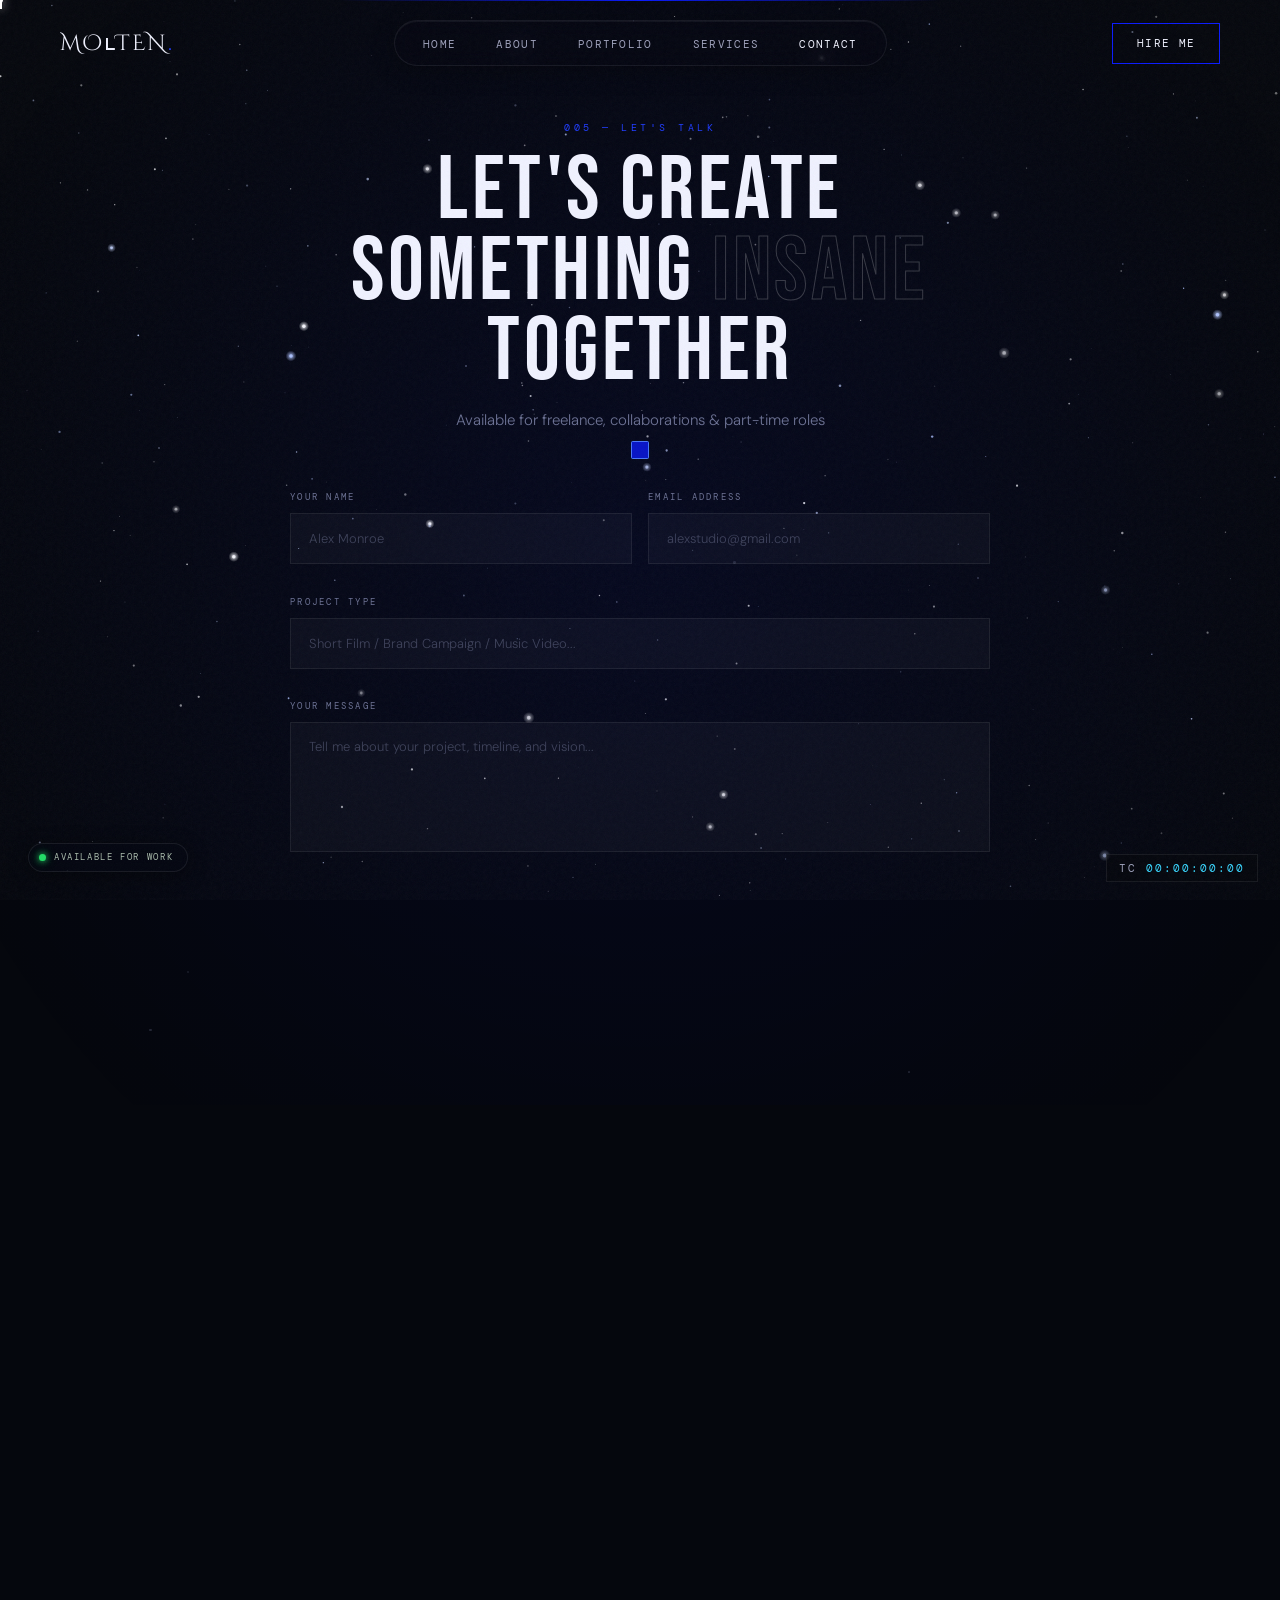
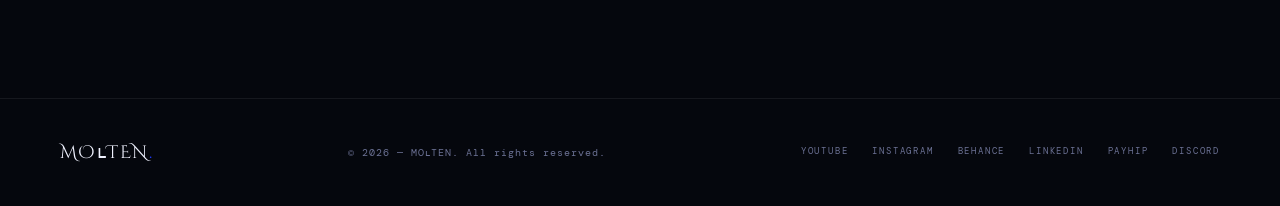
<file: contact.html>
<!DOCTYPE html>
<html lang="en">
<head>
  <meta charset="UTF-8">
  <meta name="viewport" content="width=device-width, initial-scale=1.0">
  <meta name="description" content="Contact MOʟTEN for freelance video editing, VFX, motion graphics and design projects.">
  <meta name="theme-color" content="#05070D">
  <link rel="icon" href="assets/icon.png" type="image/png">
  <title>MOʟTEN — Contact</title>
  <link href="https://cdn.jsdelivr.net/npm/bootstrap@5.3.3/dist/css/bootstrap.min.css" rel="stylesheet">
  <link rel="preconnect" href="https://fonts.googleapis.com">
  <link href="https://fonts.googleapis.com/css2?family=Bebas+Neue&family=Cinzel+Decorative:wght@700&family=DM+Sans:wght@300;400;500&family=DM+Mono:wght@300;400&display=swap" rel="stylesheet">
  <link rel="stylesheet" href="css/style.css">
  <link rel="stylesheet" href="css/enhance.css">
</head>
<body>
<div class="page-transition-overlay" id="pageTransitionOverlay"></div>
<!-- Space starfield canvas -->
<canvas id="spaceCanvas"></canvas>
<div class="shooting-star" id="shootingStar"></div>
<div id="cursor-dot"></div>
<div id="cursor-square"></div>
<div class="availability-badge" id="availBadge">
  <span class="avail-dot"></span>
  <span class="avail-text">Available for work</span>
</div>

<!-- NAVBAR -->
<nav class="molten-nav">
  <a href="index.html" class="nav-logo">MOʟTEN<span>.</span></a>
  <ul class="nav-links-center">
    <li><a href="index.html">Home</a></li>
    <li><a href="about.html">About</a></li>
    <li><a href="projects.html">Portfolio</a></li>
    <li><a href="services.html">Services</a></li>
    <li><a href="contact.html" class="nav-active">Contact</a></li>
    </ul>
  <div class="nav-right">
    <a href="contact.html" class="nav-cta"><span>Hire Me</span></a>
    <button class="nav-hamburger" id="hamburger" type="button" aria-label="Open menu" aria-expanded="false" aria-controls="mobileMenu" onclick="toggleMenu()">
      <span></span><span></span><span></span>
    </button>
  </div>
</nav>
<div class="nav-mobile-menu" id="mobileMenu">
  <a href="index.html" onclick="toggleMenu()">Home</a>
  <a href="about.html" onclick="toggleMenu()">About</a>
  <a href="projects.html" onclick="toggleMenu()">Portfolio</a>
  <a href="services.html" onclick="toggleMenu()">Services</a>
  <a href="contact.html" class="nav-active" onclick="toggleMenu()">Contact</a>
  <a href="contact.html" class="mobile-cta" onclick="toggleMenu()">Hire Me</a>
</div>


<section class="contact-section" id="contact">
  <div class="contact-bg"></div>
  <div class="contact-inner">
    <div class="reveal">
      <span class="section-tag sa sa-up sa-d1">005 — Let's Talk</span>
      <h2 class="contact-headline sa sa-up sa-d2">LET'S CREATE<br>SOMETHING <em>INSANE</em><br>TOGETHER</h2>
      <p class="contact-sub sa sa-up sa-d3">Available for freelance, collaborations &amp; part-time roles</p>
    </div>
    <form class="contact-form reveal" id="contactForm" style="transition-delay:.2s">
      <div class="row g-3 mb-0">
        <div class="col-md-6">
          <div class="form-group sa sa-left sa-d2">
            <label for="contactName">Your Name</label>
            <input id="contactName" name="name" type="text" placeholder="Alex Monroe" autocomplete="name" required>
          </div>
        </div>
        <div class="col-md-6">
          <div class="form-group sa sa-right sa-d2">
            <label for="contactEmail">Email Address</label>
            <input id="contactEmail" name="email" type="email" placeholder="alexstudio@gmail.com" autocomplete="email" required>
          </div>
        </div>
      </div>
      <div class="form-group sa sa-up sa-d3 mt-3">
        <label for="projectType">Project Type</label>
        <input id="projectType" name="projectType" type="text" placeholder="Short Film / Brand Campaign / Music Video..." required>
      </div>
      <div class="form-group sa sa-up sa-d4 mt-3">
        <label for="projectMessage">Your Message</label>
        <textarea id="projectMessage" name="message" placeholder="Tell me about your project, timeline, and vision..." required></textarea>
      </div>
      <button class="form-submit sa sa-pop sa-d5 mt-3" type="submit"><span>Send It →</span></button>
      <p class="form-status" id="formStatus" role="status" aria-live="polite"></p>
    </form>
  </div>
</section>

<section class="contact-channels-section">
  <div class="contact-channels-inner reveal">
    <div class="text-center" style="margin-bottom:48px;">
      <span class="section-tag sa sa-up sa-d1">Find Me Online</span>
      <h2 class="section-title sa sa-up sa-d2">CONNECT</h2>
    </div>
    <div class="channels-grid">
      <a href="https://www.youtube.com/@molten_fx" target="_blank" rel="noopener noreferrer" class="channel-card sa sa-pop sa-d1">
        <span class="channel-label">YouTube</span>
        <span class="channel-handle">@molten_fx</span>
        <svg class="channel-arrow" viewBox="0 0 16 16"><line x1="2" y1="8" x2="14" y2="8"/><polyline points="9,3 14,8 9,13"/></svg>
      </a>
      <a href="https://www.instagram.com/molten_fx/" target="_blank" rel="noopener noreferrer" class="channel-card sa sa-pop sa-d2">
        <span class="channel-label">Instagram</span>
        <span class="channel-handle">@molten_fx</span>
        <svg class="channel-arrow" viewBox="0 0 16 16"><line x1="2" y1="8" x2="14" y2="8"/><polyline points="9,3 14,8 9,13"/></svg>
      </a>
      <a href="https://www.behance.net/Khushank-Gautam" target="_blank" rel="noopener noreferrer" class="channel-card sa sa-pop sa-d3">
        <span class="channel-label">Behance</span>
        <span class="channel-handle">Khushank-Gautam</span>
        <svg class="channel-arrow" viewBox="0 0 16 16"><line x1="2" y1="8" x2="14" y2="8"/><polyline points="9,3 14,8 9,13"/></svg>
      </a>
      <a href="https://www.linkedin.com/in/khushank-gautam/" target="_blank" rel="noopener noreferrer" class="channel-card sa sa-pop sa-d4">
        <span class="channel-label">LinkedIn</span>
        <span class="channel-handle">khushank-gautam</span>
        <svg class="channel-arrow" viewBox="0 0 16 16"><line x1="2" y1="8" x2="14" y2="8"/><polyline points="9,3 14,8 9,13"/></svg>
      </a>
      <a href="https://payhip.com/moltenfx" target="_blank" rel="noopener noreferrer" class="channel-card sa sa-pop sa-d1">
        <span class="channel-label">Payhip</span>
        <span class="channel-handle">moltenfx</span>
        <svg class="channel-arrow" viewBox="0 0 16 16"><line x1="2" y1="8" x2="14" y2="8"/><polyline points="9,3 14,8 9,13"/></svg>
      </a>
      <a href="https://discordapp.com/users/1242061395521175622" target="_blank" rel="noopener noreferrer" class="channel-card sa sa-pop sa-d2">
        <span class="channel-label">Discord</span>
        <span class="channel-handle">MOʟTEN</span>
        <svg class="channel-arrow" viewBox="0 0 16 16"><line x1="2" y1="8" x2="14" y2="8"/><polyline points="9,3 14,8 9,13"/></svg>
      </a>
    </div>
  </div>
</section>
<footer class="molten-footer">
  <a href="index.html" class="footer-logo">MOʟTEN<span>.</span></a>
  <div class="footer-copy">© 2026 — MOʟTEN. All rights reserved.</div>
  <div class="footer-social">
    <a href="https://www.youtube.com/@molten_fx" target="_blank" rel="noopener noreferrer">YouTube</a>
    <a href="https://www.instagram.com/molten_fx/" target="_blank" rel="noopener noreferrer">Instagram</a>
    <a href="https://www.behance.net/Khushank-Gautam" target="_blank" rel="noopener noreferrer">Behance</a>
    <a href="https://www.linkedin.com/in/khushank-gautam/" target="_blank" rel="noopener noreferrer">LinkedIn</a>
    <a href="https://payhip.com/moltenfx" target="_blank" rel="noopener noreferrer">Payhip</a>
    <a href="https://discordapp.com/users/1242061395521175622" target="_blank" rel="noopener noreferrer">Discord</a>
  </div>
</footer>
<script src="https://cdn.jsdelivr.net/npm/bootstrap@5.3.3/dist/js/bootstrap.bundle.min.js"></script>
<script src="js/main.js"></script>
<script src="js/enhance.js"></script>

<nav class="mobile-bottom-nav" aria-label="Mobile navigation">
  <a href="index.html" class="mbn-item">
    <svg class="mbn-icon" viewBox="0 0 24 24"><path d="M3 9.5L12 3l9 6.5V20a1 1 0 0 1-1 1H5a1 1 0 0 1-1-1V9.5z"/><path d="M9 21V12h6v9"/></svg>
    <span class="mbn-label">Home</span>
  </a>
  <a href="services.html" class="mbn-item">
    <svg class="mbn-icon" viewBox="0 0 24 24"><rect x="3" y="3" width="8" height="8" rx="1"/><rect x="13" y="3" width="8" height="8" rx="1"/><rect x="3" y="13" width="8" height="8" rx="1"/><path d="M17 13v8M13 17h8"/></svg>
    <span class="mbn-label">Services</span>
  </a>
  <a href="projects.html" class="mbn-item">
    <svg class="mbn-icon" viewBox="0 0 24 24"><rect x="3" y="3" width="18" height="14" rx="1"/><path d="M3 9h18M8 21h8M12 17v4"/></svg>
    <span class="mbn-label">Portfolio</span>
  </a>
  <a href="about.html" class="mbn-item">
    <svg class="mbn-icon" viewBox="0 0 24 24"><circle cx="12" cy="8" r="4"/><path d="M4 20c0-4 3.6-7 8-7s8 3 8 7"/></svg>
    <span class="mbn-label">About</span>
  </a>
  <a href="contact.html" class="mbn-item mbn-active">
    <svg class="mbn-icon" viewBox="0 0 24 24"><path d="M21 15a2 2 0 0 1-2 2H7l-4 4V5a2 2 0 0 1 2-2h14a2 2 0 0 1 2 2z"/></svg>
    <span class="mbn-label">Contact</span>
  </a>
</nav>
</body>
</html>
</file>
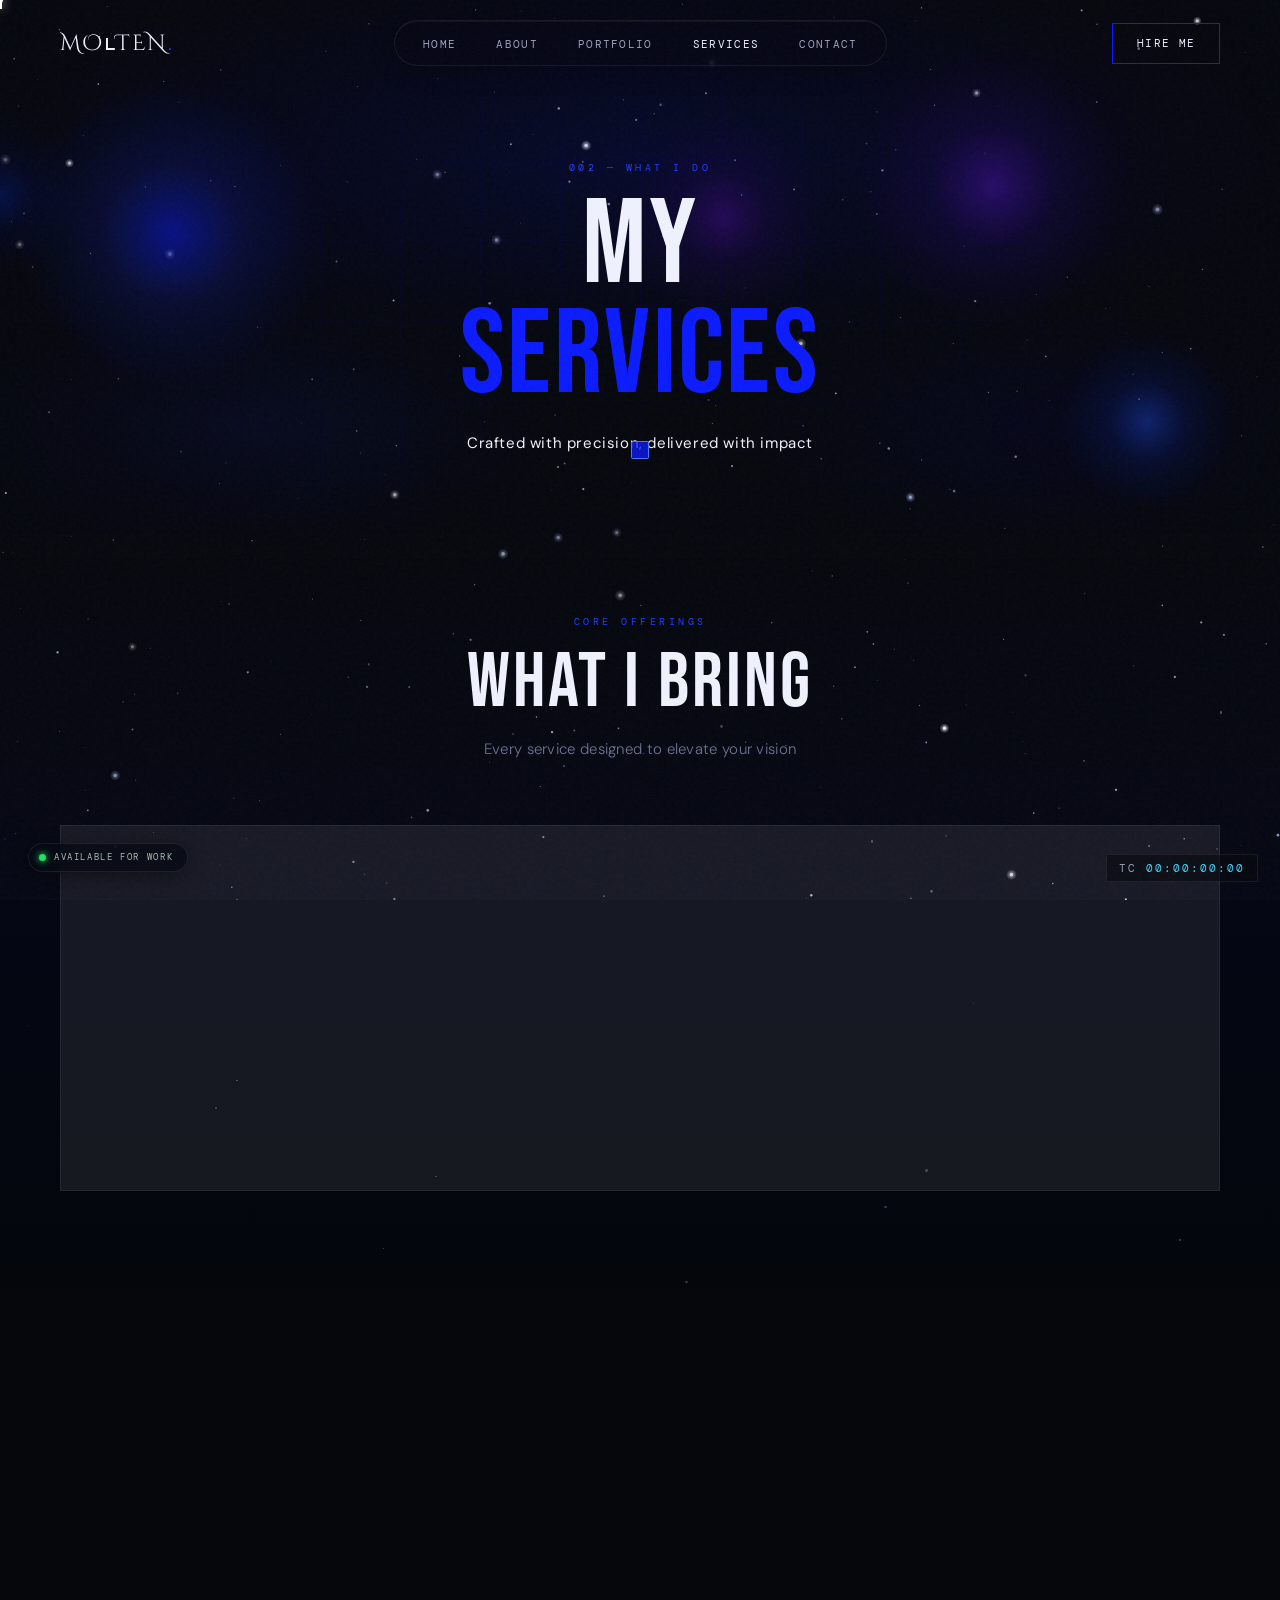
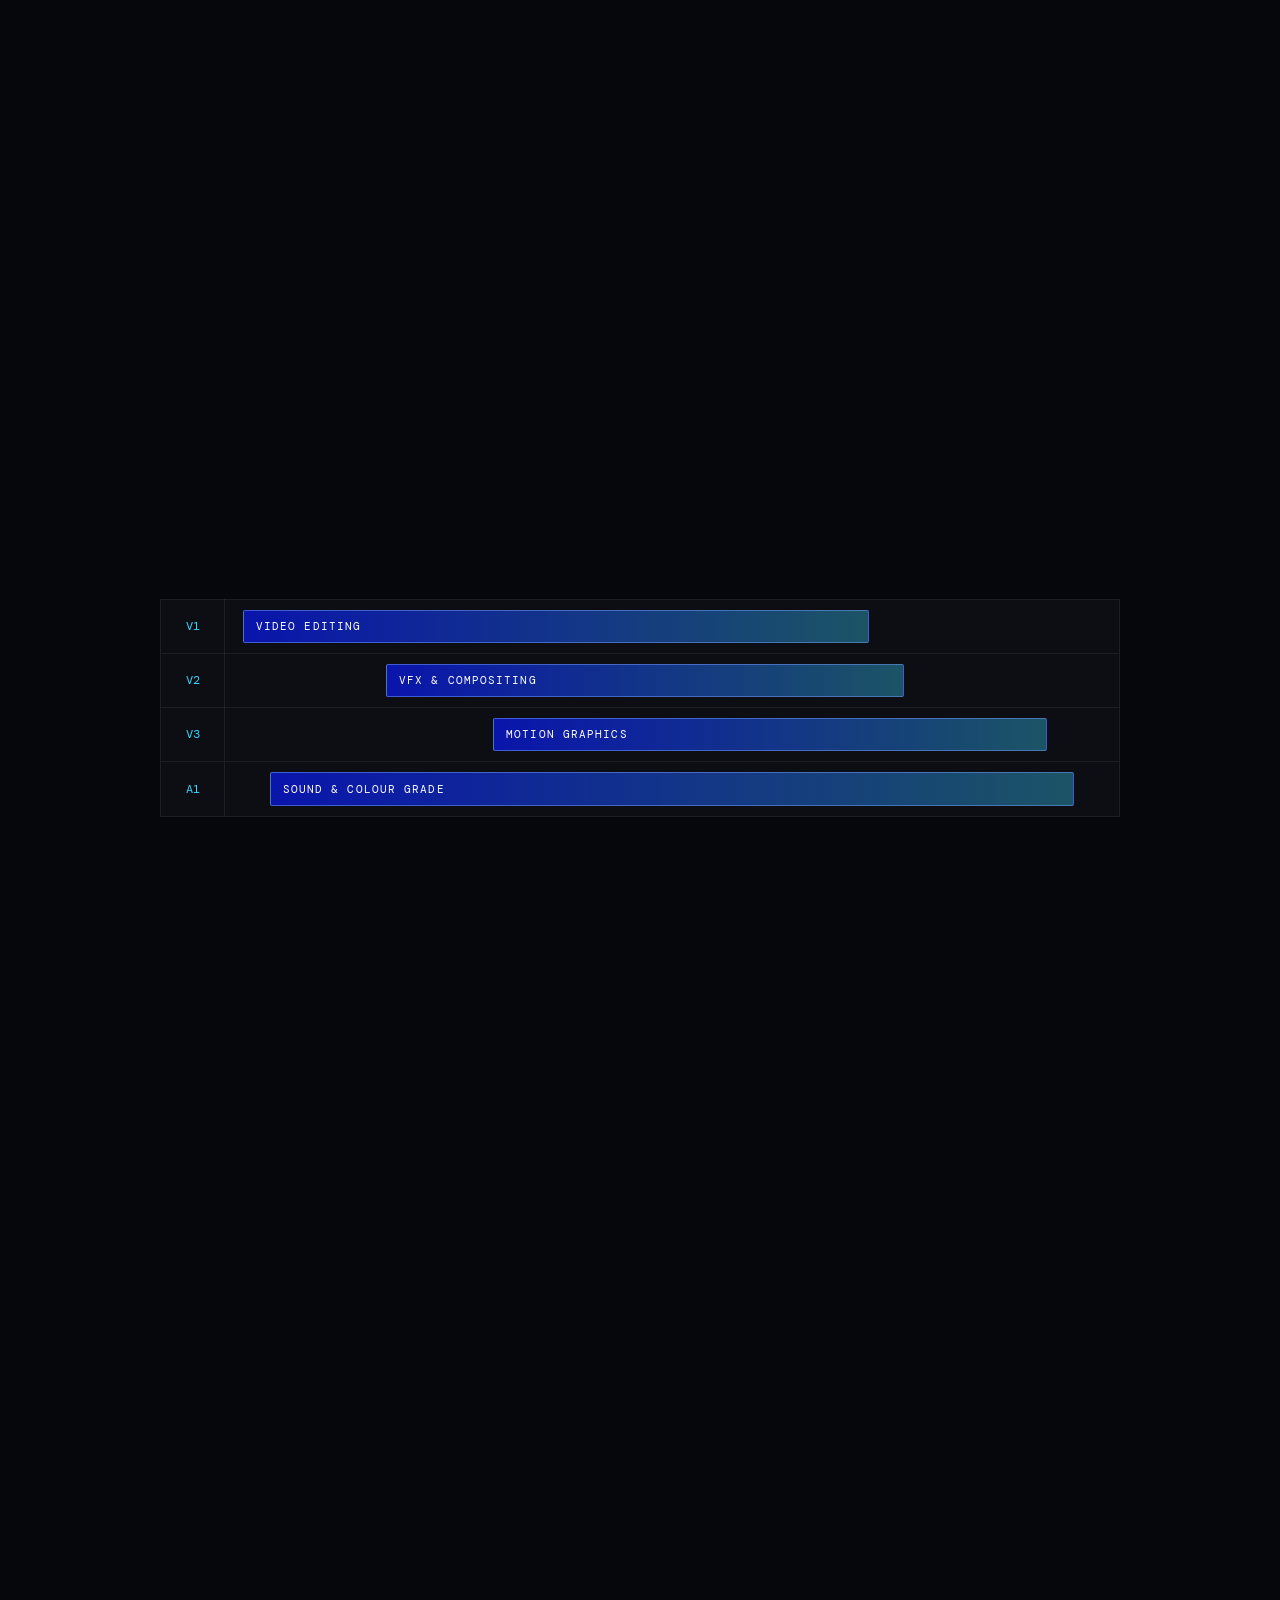
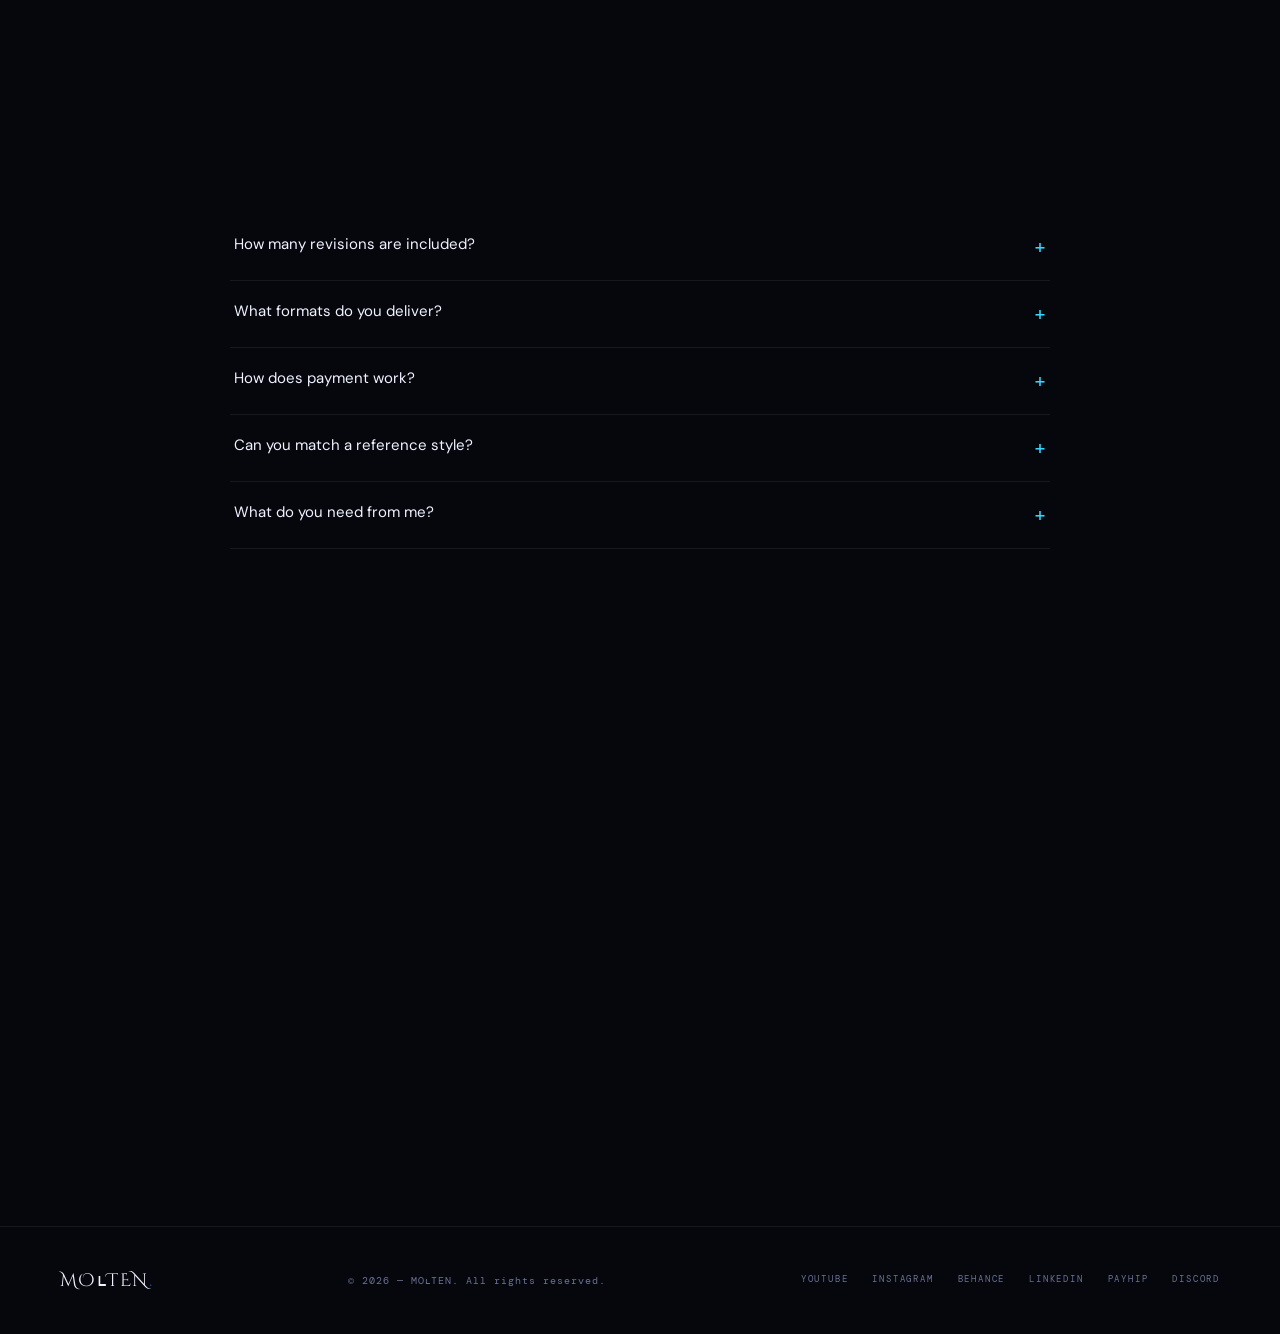
<file: services.html>
<!DOCTYPE html>
<html lang="en">
<head>
  <meta charset="UTF-8">
  <meta name="viewport" content="width=device-width, initial-scale=1.0">
  <meta name="description" content="Services by MOʟTEN — video editing, VFX, graphic design and motion graphics, from brief to final delivery.">
  <meta name="theme-color" content="#05070D">
  <link rel="icon" href="assets/icon.png" type="image/png">
  <title>MOʟTEN — Services</title>
  <link href="https://cdn.jsdelivr.net/npm/bootstrap@5.3.3/dist/css/bootstrap.min.css" rel="stylesheet">
  <link rel="preconnect" href="https://fonts.googleapis.com">
  <link href="https://fonts.googleapis.com/css2?family=Bebas+Neue&family=Cinzel+Decorative:wght@700&family=DM+Sans:wght@300;400;500&family=DM+Mono:wght@300;400&display=swap" rel="stylesheet">
  <link rel="stylesheet" href="css/style.css">
  <link rel="stylesheet" href="css/enhance.css">
</head>
<body>
<div class="page-transition-overlay" id="pageTransitionOverlay"></div>
<!-- Space starfield canvas -->
<canvas id="spaceCanvas"></canvas>
<div class="shooting-star" id="shootingStar"></div>
<div id="cursor-dot"></div>
<div id="cursor-square"></div>
<div class="availability-badge" id="availBadge">
  <span class="avail-dot"></span>
  <span class="avail-text">Available for work</span>
</div>

<!-- NAVBAR -->
<nav class="molten-nav">
  <a href="index.html" class="nav-logo">MOʟTEN<span>.</span></a>
  <ul class="nav-links-center">
    <li><a href="index.html">Home</a></li>
    <li><a href="about.html">About</a></li>
    <li><a href="projects.html">Portfolio</a></li>
    <li><a href="services.html" class="nav-active">Services</a></li>
    <li><a href="contact.html">Contact</a></li>
    </ul>
  <div class="nav-right">
    <a href="contact.html" class="nav-cta"><span>Hire Me</span></a>
    <button class="nav-hamburger" id="hamburger" type="button" aria-label="Open menu" aria-expanded="false" aria-controls="mobileMenu" onclick="toggleMenu()">
      <span></span><span></span><span></span>
    </button>
  </div>
</nav>
<div class="nav-mobile-menu" id="mobileMenu">
  <a href="index.html" onclick="toggleMenu()">Home</a>
  <a href="about.html" onclick="toggleMenu()">About</a>
  <a href="projects.html" onclick="toggleMenu()">Portfolio</a>
  <a href="services.html" class="nav-active" onclick="toggleMenu()">Services</a>
  <a href="contact.html" onclick="toggleMenu()">Contact</a>
  <a href="contact.html" class="mobile-cta" onclick="toggleMenu()">Hire Me</a>
</div>
<section class="page-hero-section">
  <div class="hero-bg"></div>
  <div class="hero-grid"></div>
  <canvas class="blob-canvas" id="blobCanvas"></canvas>
  
  
  
  
  <div class="page-hero-content text-center">
    <span class="section-tag sa sa-up sa-d1">002 — What I Do</span>
    <h1 class="page-hero-title sa sa-up sa-d2">MY<br><em>SERVICES</em></h1>
    <p class="page-hero-sub sa sa-up sa-d3">Crafted with precision, delivered with impact</p>
  </div>
</section>

<section class="services-section" id="services" style="padding-top:80px;">
  <div class="text-center reveal" style="margin-bottom:64px;">
    <span class="section-tag sa sa-up sa-d1">Core Offerings</span>
    <h2 class="section-title sa sa-up sa-d2">WHAT I BRING</h2>
    <p class="section-sub sa sa-up sa-d3">Every service designed to elevate your vision</p>
  </div>
  <div class="services-grid reveal">
    <div class="service-card sa sa-pop sa-d1">
      <span class="service-num">1.</span>
      <div class="service-icon"><svg viewBox="0 0 44 44"><rect x="4" y="8" width="36" height="28" rx="2"/><polygon points="17,16 31,22 17,28" style="fill:rgba(10,26,255,.3);stroke:rgba(10,26,255,.8);stroke-width:1"/><line x1="4" y1="36" x2="40" y2="36"/></svg></div>
      <h3 class="service-title">Video Editing</h3>
      <p class="service-desc">Precision cuts, seamless transitions, narrative-driven edits that keep audiences locked in from first frame to last.</p>
    </div>
    <div class="service-card sa sa-pop sa-d2">
      <span class="service-num">2.</span>
      <div class="service-icon"><svg viewBox="0 0 44 44"><circle cx="22" cy="22" r="14"/><path d="M22 8 L26 16 L22 14 L18 16 Z"/><path d="M36 22 L28 18 L30 22 L28 26 Z"/><path d="M22 36 L18 28 L22 30 L26 28 Z"/><path d="M8 22 L16 26 L14 22 L16 18 Z"/></svg></div>
      <h3 class="service-title">VFX</h3>
      <p class="service-desc">Visual effects that defy reality. Compositing, CGI integration, and seamless digital artistry that elevates any production.</p>
    </div>
    <div class="service-card sa sa-pop sa-d3">
      <span class="service-num">3.</span>
      <div class="service-icon"><svg viewBox="0 0 44 44"><rect x="6" y="6" width="32" height="32" rx="1"/><line x1="6" y1="16" x2="38" y2="16"/><line x1="16" y1="16" x2="16" y2="38"/><rect x="20" y="21" width="12" height="8" rx="1" style="fill:rgba(10,26,255,.2)"/></svg></div>
      <h3 class="service-title">Graphic Design</h3>
      <p class="service-desc">Bold visuals, meticulous layouts, and brand identities that communicate who you are before you say a word.</p>
    </div>
    <div class="service-card sa sa-pop sa-d4">
      <span class="service-num">4.</span>
      <div class="service-icon"><svg viewBox="0 0 44 44"><path d="M8 34 Q12 20 22 18 Q32 16 36 10"/><circle cx="22" cy="18" r="3" style="fill:rgba(10,26,255,.3);stroke:rgba(10,26,255,.8)"/><path d="M14 36 Q18 28 22 26 Q26 24 30 18"/><circle cx="30" cy="18" r="2" style="fill:rgba(10,26,255,.2);stroke:rgba(10,26,255,.6)"/></svg></div>
      <h3 class="service-title">Motion Graphics</h3>
      <p class="service-desc">Animated graphics with soul — kinetic typography, dynamic transitions, and motion systems that bring ideas to life.</p>
    </div>
  </div>
</section>

<section class="services-process-section">
  <div class="services-process-inner">
    <div class="text-center reveal" style="margin-bottom:64px;">
      <span class="section-tag sa sa-up sa-d1">How It Works</span>
      <h2 class="section-title sa sa-up sa-d2">THE PROCESS</h2>
      <p class="section-sub sa sa-up sa-d3">From concept to final delivery</p>
    </div>
    <div class="process-steps reveal">
      <div class="process-step sa sa-up sa-d1">
        <span class="process-num">01</span>
        <h3 class="process-title">Brief &amp; Vision</h3>
        <p class="process-desc">We talk through your goals, references, timeline, and budget. I make sure I understand the vision before a single frame is touched.</p>
      </div>
      <div class="process-connector sa sa-up sa-d2"></div>
      <div class="process-step sa sa-up sa-d2">
        <span class="process-num">02</span>
        <h3 class="process-title">Concept &amp; Draft</h3>
        <p class="process-desc">First cut or mockup delivered for feedback. We align on direction, pacing, and style before going deep into production.</p>
      </div>
      <div class="process-connector sa sa-up sa-d3"></div>
      <div class="process-step sa sa-up sa-d3">
        <span class="process-num">03</span>
        <h3 class="process-title">Production</h3>
        <p class="process-desc">Full execution — editing, effects, sound design, colour grade. Iterative rounds of feedback keep everything on track.</p>
      </div>
      <div class="process-connector sa sa-up sa-d4"></div>
      <div class="process-step sa sa-up sa-d4">
        <span class="process-num">04</span>
        <h3 class="process-title">Delivery</h3>
        <p class="process-desc">Final export in your required format, resolution, and platform spec. Clean handoff with all source files if needed.</p>
      </div>
    </div>
  </div>
</section>

<section class="tracks-section">
  <div class="text-center reveal" style="margin-bottom:48px;">
    <span class="section-tag sa sa-up sa-d1">Timeline</span>
    <h2 class="section-title sa sa-up sa-d2">THE STACK</h2>
    <p class="section-sub sa sa-up sa-d3">Every layer of a finished piece</p>
  </div>
  <div class="tracks">
    <div class="track"><div class="track-label">V1</div><div class="track-lane"><div class="track-clip" style="left:2%;width:70%">VIDEO EDITING</div></div></div>
    <div class="track"><div class="track-label">V2</div><div class="track-lane"><div class="track-clip" style="left:18%;width:58%;transition-delay:.15s">VFX &amp; COMPOSITING</div></div></div>
    <div class="track"><div class="track-label">V3</div><div class="track-lane"><div class="track-clip" style="left:30%;width:62%;transition-delay:.3s">MOTION GRAPHICS</div></div></div>
    <div class="track"><div class="track-label">A1</div><div class="track-lane"><div class="track-clip" style="left:5%;width:90%;transition-delay:.45s">SOUND &amp; COLOUR GRADE</div></div></div>
  </div>
</section>

<section class="pkg-section">
  <div class="text-center reveal" style="margin-bottom:48px;">
    <span class="section-tag sa sa-up sa-d1">Packages</span>
    <h2 class="section-title sa sa-up sa-d2">CHOOSE YOUR CUT</h2>
    <p class="section-sub sa sa-up sa-d3">Starting prices — final quote depends on scope</p>
  </div>
  <div class="pkg-grid reveal">
    <div class="pkg-card sa sa-pop sa-d1"><div class="pkg-name">STARTER</div><div class="pkg-price">FROM ₹2,500</div><ul><li>Short-form edit (up to 60s)</li><li>Colour &amp; sound polish</li><li>2 revision rounds</li></ul><div class="pkg-meta">TURNAROUND · 2–4 DAYS</div><a href="contact.html" class="btn-primary-molten">Book Starter</a></div>
    <div class="pkg-card hot sa sa-pop sa-d2"><div class="pkg-name">PRO</div><div class="pkg-price">FROM ₹7,500</div><ul><li>Edit up to 3 min</li><li>VFX &amp; motion graphics</li><li>3 revision rounds</li></ul><div class="pkg-meta">TURNAROUND · 5–8 DAYS</div><a href="contact.html" class="btn-primary-molten">Book Pro</a></div>
    <div class="pkg-card sa sa-pop sa-d3"><div class="pkg-name">STUDIO</div><div class="pkg-price">CUSTOM QUOTE</div><ul><li>Full campaign / long-form</li><li>Custom branding &amp; design</li><li>Priority support &amp; source files</li></ul><div class="pkg-meta">TURNAROUND · TBD</div><a href="contact.html" class="btn-primary-molten">Get a Quote</a></div>
  </div>
</section>

<section class="faq-section">
  <div class="text-center reveal" style="margin-bottom:40px;">
    <span class="section-tag sa sa-up sa-d1">FAQ</span>
    <h2 class="section-title sa sa-up sa-d2">GOOD TO KNOW</h2>
  </div>
  <div class="faq-list reveal">
    <details><summary>How many revisions are included?</summary><p>Starter includes 2 rounds and Pro includes 3. Extra rounds are available at a small add-on rate.</p></details>
    <details><summary>What formats do you deliver?</summary><p>Any resolution or platform spec you need (YouTube, Reels, broadcast, etc.), plus project and source files on request.</p></details>
    <details><summary>How does payment work?</summary><p>50% upfront to lock the slot, 50% on final delivery. UPI, bank transfer and PayPal are supported.</p></details>
    <details><summary>Can you match a reference style?</summary><p>Yes — send references with the brief and I will align on pacing, colour and effects before production starts.</p></details>
    <details><summary>What do you need from me?</summary><p>Raw footage or assets, references, a rough deadline and your budget range. The contact form covers all of it.</p></details>
  </div>
</section>

<section class="services-cta-section">
  <div class="services-cta-inner reveal">
    <span class="section-tag sa sa-up sa-d1">Ready?</span>
    <h2 class="section-title sa sa-up sa-d2">LET'S BUILD<br>SOMETHING <em>GREAT</em></h2>
    <p class="section-sub sa sa-up sa-d3">Get in touch and let's make it happen</p>
    <a href="contact.html" class="btn-primary-molten sa sa-pop sa-d4">Start a Project</a>
  </div>
</section>
<footer class="molten-footer">
  <a href="index.html" class="footer-logo">MOʟTEN<span>.</span></a>
  <div class="footer-copy">© 2026 — MOʟTEN. All rights reserved.</div>
  <div class="footer-social">
    <a href="https://www.youtube.com/@molten_fx" target="_blank" rel="noopener noreferrer">YouTube</a>
    <a href="https://www.instagram.com/molten_fx/" target="_blank" rel="noopener noreferrer">Instagram</a>
    <a href="https://www.behance.net/Khushank-Gautam" target="_blank" rel="noopener noreferrer">Behance</a>
    <a href="https://www.linkedin.com/in/khushank-gautam/" target="_blank" rel="noopener noreferrer">LinkedIn</a>
    <a href="https://payhip.com/moltenfx" target="_blank" rel="noopener noreferrer">Payhip</a>
    <a href="https://discordapp.com/users/1242061395521175622" target="_blank" rel="noopener noreferrer">Discord</a>
  </div>
</footer>
<script src="https://cdn.jsdelivr.net/npm/bootstrap@5.3.3/dist/js/bootstrap.bundle.min.js"></script>
<script src="js/main.js"></script>
<script src="js/enhance.js"></script>

<nav class="mobile-bottom-nav" aria-label="Mobile navigation">
  <a href="index.html" class="mbn-item">
    <svg class="mbn-icon" viewBox="0 0 24 24"><path d="M3 9.5L12 3l9 6.5V20a1 1 0 0 1-1 1H5a1 1 0 0 1-1-1V9.5z"/><path d="M9 21V12h6v9"/></svg>
    <span class="mbn-label">Home</span>
  </a>
  <a href="services.html" class="mbn-item mbn-active">
    <svg class="mbn-icon" viewBox="0 0 24 24"><rect x="3" y="3" width="8" height="8" rx="1"/><rect x="13" y="3" width="8" height="8" rx="1"/><rect x="3" y="13" width="8" height="8" rx="1"/><path d="M17 13v8M13 17h8"/></svg>
    <span class="mbn-label">Services</span>
  </a>
  <a href="projects.html" class="mbn-item">
    <svg class="mbn-icon" viewBox="0 0 24 24"><rect x="3" y="3" width="18" height="14" rx="1"/><path d="M3 9h18M8 21h8M12 17v4"/></svg>
    <span class="mbn-label">Portfolio</span>
  </a>
  <a href="about.html" class="mbn-item">
    <svg class="mbn-icon" viewBox="0 0 24 24"><circle cx="12" cy="8" r="4"/><path d="M4 20c0-4 3.6-7 8-7s8 3 8 7"/></svg>
    <span class="mbn-label">About</span>
  </a>
  <a href="contact.html" class="mbn-item">
    <svg class="mbn-icon" viewBox="0 0 24 24"><path d="M21 15a2 2 0 0 1-2 2H7l-4 4V5a2 2 0 0 1 2-2h14a2 2 0 0 1 2 2z"/></svg>
    <span class="mbn-label">Contact</span>
  </a>
</nav>
</body>
</html>
</file>
<file: css/enhance.css>
/* MOLTEN enhancements: reel, previews, before/after, timeline, cursor labels, shortcuts, services, shop, YouTube */
.btn-reel{display:inline-flex;align-items:center;gap:10px;margin-left:14px;padding:14px 26px;background:transparent;color:var(--white);border:1px solid rgba(255,255,255,.25);font:400 12px 'DM Mono',monospace;letter-spacing:.18em;text-transform:uppercase;cursor:pointer;transition:border-color .3s,background .3s,box-shadow .3s}
.btn-reel:hover{border-color:var(--accent2);background:var(--accent-soft);box-shadow:0 0 24px var(--accent-glow)}
.btn-reel i{width:0;height:0;border-left:9px solid #fff;border-top:6px solid transparent;border-bottom:6px solid transparent}
.mx-modal{position:fixed;inset:0;z-index:9500;display:none;align-items:center;justify-content:center;background:rgba(3,5,12,.92);backdrop-filter:blur(8px)}
.mx-modal.open{display:flex}
.mx-box{position:relative;width:min(1100px,92vw)}
.mx-box video,.mx-box iframe{width:100%;aspect-ratio:16/9;background:#000;border:1px solid var(--card-border);display:block}
.mx-close{position:absolute;top:-44px;right:0;background:none;border:0;color:var(--white);font:400 12px 'DM Mono',monospace;letter-spacing:.2em;cursor:pointer}
.mx-hint{margin-top:10px;font:300 11px 'DM Mono',monospace;color:var(--grey);letter-spacing:.12em}
.card-preview{position:absolute;inset:0;width:100%;height:100%;object-fit:cover;opacity:0;transition:opacity .35s;pointer-events:none;z-index:1}
.card-preview.on{opacity:1}
.project-card[data-preview]{position:relative}
.ba-slider{position:relative;overflow:hidden;aspect-ratio:16/9;width:100%;border:1px solid var(--card-border);user-select:none;touch-action:pan-y;background:#000}
.ba-slider img{position:absolute;inset:0;width:100%;height:100%;object-fit:cover;pointer-events:none}
.ba-top{clip-path:inset(0 50% 0 0)}
.ba-bar{position:absolute;top:0;bottom:0;left:50%;width:2px;background:#fff;box-shadow:0 0 14px var(--accent-glow);transform:translateX(-1px)}
.ba-bar::after{content:'\2194';position:absolute;top:50%;left:50%;width:42px;height:42px;margin:-21px;border-radius:50%;background:var(--accent);color:#fff;display:grid;place-items:center;font-size:18px;box-shadow:0 0 22px var(--accent-glow)}
.ba-tag{position:absolute;top:14px;padding:4px 10px;background:rgba(5,7,13,.75);font:400 10px 'DM Mono',monospace;letter-spacing:.2em;text-transform:uppercase;color:var(--white);z-index:2}
.ba-tag.l{left:14px}.ba-tag.r{right:14px}
.ba-section{position:relative;z-index:2;padding:80px 8vw}
.ba-section .ba-wrap{max-width:960px;margin:0 auto}
#tlProgress{position:fixed;top:0;left:0;height:3px;width:100%;z-index:9400;pointer-events:none;background:linear-gradient(90deg,var(--accent),#38d6ff);transform-origin:0 50%;transform:scaleX(0)}
#tlHead{position:fixed;top:-3px;left:0;width:2px;height:12px;background:#fff;box-shadow:0 0 10px #fff;z-index:9401;pointer-events:none}
#tcReadout{position:fixed;right:22px;bottom:18px;z-index:90;font:400 11px 'DM Mono',monospace;letter-spacing:.18em;color:var(--grey-light);background:rgba(5,7,13,.6);border:1px solid var(--card-border);padding:6px 12px;pointer-events:none}
#tcReadout b{color:#38d6ff;font-weight:400}
#cursor-label{position:fixed;left:0;top:0;z-index:99999;pointer-events:none;padding:5px 10px;background:var(--accent);color:#fff;font:400 10px 'DM Mono',monospace;letter-spacing:.22em;opacity:0;transition:opacity .2s;white-space:nowrap}
#cursor-label.show{opacity:1}
#kbHelp{position:fixed;left:50%;top:50%;transform:translate(-50%,-50%);z-index:9600;display:none;background:rgba(8,12,24,.96);border:1px solid var(--card-border);padding:28px 34px;font:300 12px 'DM Mono',monospace;color:var(--grey-light);line-height:2.1;box-shadow:0 0 60px rgba(10,26,255,.25)}
#kbHelp.open{display:block}#kbHelp h4{font:400 26px 'Bebas Neue';letter-spacing:.1em;color:var(--white);margin:0 0 8px}
#kbHelp kbd{background:var(--accent-soft);border:1px solid rgba(255,255,255,.15);color:#fff;padding:1px 8px;margin-right:6px;font:inherit}
.tracks-section,.pkg-section,.faq-section,.shop-section,.yt-section{position:relative;z-index:2;padding:80px 8vw}
.tracks{max-width:960px;margin:0 auto;border:1px solid var(--card-border);background:var(--card-bg)}
.track{display:flex;align-items:center;border-bottom:1px solid var(--card-border);height:54px}
.track:last-child{border:0}
.track-label{width:64px;flex:none;text-align:center;font:400 12px 'DM Mono',monospace;color:#38d6ff;border-right:1px solid var(--card-border);line-height:54px}
.track-lane{flex:1;position:relative;height:100%}
.track-clip{position:absolute;top:10px;bottom:10px;border-radius:2px;padding:0 12px;display:flex;align-items:center;font:400 11px 'DM Mono',monospace;letter-spacing:.1em;color:#fff;background:linear-gradient(90deg,rgba(10,26,255,.65),rgba(56,214,255,.35));border:1px solid rgba(120,160,255,.5);transform:scaleX(0);transform-origin:0 50%;transition:transform .9s cubic-bezier(.22,1,.36,1)}
.tracks.go .track-clip{transform:scaleX(1)}
.pkg-grid,.shop-grid,.yt-grid{display:grid;grid-template-columns:repeat(auto-fit,minmax(250px,1fr));gap:22px;max-width:1100px;margin:0 auto}
.pkg-card,.shop-card{position:relative;padding:34px 28px;background:var(--card-bg);border:1px solid var(--card-border);display:flex;flex-direction:column;gap:12px;color:var(--white);text-decoration:none;transition:border-color .3s,box-shadow .3s}
.pkg-card:hover,.shop-card:hover{border-color:rgba(80,120,255,.6);box-shadow:0 0 40px rgba(10,26,255,.22)}
.pkg-card.hot{border-color:var(--accent2);box-shadow:0 0 40px rgba(10,26,255,.25)}
.pkg-name{font:400 30px 'Bebas Neue';letter-spacing:.08em}
.pkg-price{font:400 13px 'DM Mono',monospace;color:#38d6ff;letter-spacing:.08em}
.pkg-card ul{list-style:none;padding:0;margin:0;color:var(--grey-light);font:300 14px 'DM Sans',sans-serif;line-height:2}
.pkg-card li::before{content:'\25B8';color:var(--accent2);margin-right:8px}
.pkg-meta{margin-top:auto;font:300 11px 'DM Mono',monospace;color:var(--grey);letter-spacing:.1em}
.faq-list{max-width:820px;margin:0 auto}
.faq-list details{border-bottom:1px solid var(--card-border);padding:20px 4px}
.faq-list summary{cursor:pointer;font:400 15px 'DM Sans',sans-serif;color:var(--white);list-style:none;display:flex;justify-content:space-between}
.faq-list summary::after{content:'+';color:#38d6ff;font:400 20px 'DM Mono'}
.faq-list details[open] summary::after{content:'\2212'}
.faq-list p{margin:14px 0 0;color:var(--grey-light);font:300 14px/1.8 'DM Sans',sans-serif}
.shop-card .shop-tag{font:400 10px 'DM Mono',monospace;letter-spacing:.2em;color:#38d6ff;text-transform:uppercase}
.shop-card h3{font:400 26px 'Bebas Neue';letter-spacing:.08em;margin:0}
.shop-card p{color:var(--grey-light);font:300 14px/1.7 'DM Sans',sans-serif;margin:0}
.yt-card{display:block;position:relative;border:1px solid var(--card-border);overflow:hidden;color:var(--white);text-decoration:none;background:#000}
.yt-card img{width:100%;aspect-ratio:16/9;object-fit:cover;display:block;transition:transform .5s,opacity .3s;opacity:.85}
.yt-card:hover img{transform:scale(1.05);opacity:1}
.yt-card span{position:absolute;left:0;right:0;bottom:0;padding:26px 14px 12px;background:linear-gradient(transparent,rgba(0,0,0,.9));font:400 13px 'DM Sans',sans-serif}
.yt-cta{text-align:center;margin-top:30px}
@media(max-width:768px){#tcReadout{display:none}.btn-reel{margin:14px 0 0}.track-label{width:46px}}
@media(hover:none),(pointer:coarse){#cursor-label{display:none}}

.shop-card.static{cursor:default}.shop-card.static:hover{border-color:var(--card-border);box-shadow:none}
</file>
<file: css/style.css>
/* ============================================================
   MOʟTEN — Creative Portfolio
   External CSS — Bootstrap 5 Override & Custom Styles
   ============================================================ */

@import url('https://fonts.googleapis.com/css2?family=Bebas+Neue&family=Cinzel+Decorative:wght@700&family=DM+Sans:wght@300;400;500&family=DM+Mono:wght@300;400&display=swap');

/* ── ROOT VARIABLES ── */
:root {
  --bg:          #05070D;
  --bg2:         #080C18;
  --accent:      #0A1AFF;
  --accent2:     #1F3BFF;
  --accent-soft: rgba(10,26,255,0.15);
  --accent-glow: rgba(10,26,255,0.4);
  --white:       #F0F2FF;
  --grey:        #6B7194;
  --grey-light:  #9DA0BA;
  --card-bg:     rgba(255,255,255,0.03);
  --card-border: rgba(255,255,255,0.07);
}

/* ── RESET & BASE ── */
*, *::before, *::after { box-sizing: border-box; margin: 0; padding: 0; }
html   { scroll-behavior: smooth; }
body   {
  background: var(--bg);
  color: var(--white);
  font-family: 'DM Sans', sans-serif;
  overflow-x: hidden;
  cursor: none;
}

/* CUSTOM CURSOR — always visible on desktop */
@media (min-width: 769px) {
  body { cursor: none !important; }
  #cursor-dot, #cursor-square { display: block !important; }
}
#cursor-dot {
  width: 6px; height: 6px;
  background: #fff;
  border-radius: 50%;
  position: fixed;
  top: 0; left: 0;
  pointer-events: none;
  z-index: 10000;
  transform: translate(-50%, -50%);
  will-change: transform;
  transition: transform 0.12s cubic-bezier(0.34,1.56,0.64,1), box-shadow 0.2s ease;
}
#cursor-dot.cursor-clicked {
  transform: translate(-50%, -50%) scale(1.8);
  box-shadow: 0 0 8px rgba(255,255,255,0.9), 0 0 18px rgba(10,26,255,0.8);
}
#cursor-square {
  width: 18px; height: 18px;
  background: rgba(10, 26, 255, 0.75);
  border: 1px solid rgba(80, 130, 255, 0.9);
  position: fixed;
  top: 0; left: 0;
  pointer-events: none;
  z-index: 9999;
  box-shadow: 0 0 10px rgba(10,26,255,0.6), 0 0 24px rgba(10,26,255,0.2);
  transform: translate(-50%, -50%) rotate(0deg);
  will-change: transform;
  clip-path: inset(0% round 2px);
  transition:
    clip-path 0.55s cubic-bezier(0.22, 1, 0.36, 1),
    box-shadow 0.3s ease,
    background 0.3s ease;
}
/* Glow burst on click/hold */
#cursor-square.cursor-clicked {
  box-shadow:
    0 0 18px rgba(10,26,255,0.95),
    0 0 40px rgba(10,26,255,0.55),
    0 0 70px rgba(10,26,255,0.2);
}
/* Triangle shape */
#cursor-square.cursor-triangle {
  clip-path: polygon(50% 0%, 0% 100%, 100% 100%);
  background: rgba(10, 26, 255, 0.85);
}
/* Circle shape */
#cursor-square.cursor-circle {
  clip-path: circle(50% at 50% 50%);
  background: rgba(10, 26, 255, 0.7);
}

/* ── SPACE CANVAS ── */
#spaceCanvas {
  position: fixed; inset: 0;
  width: 100%; height: 100%;
  z-index: 0; pointer-events: none;
}
body::after {
  content: '';
  position: fixed; inset: 0;
  background:
    radial-gradient(ellipse 70% 50% at 15% 20%, rgba(10,26,255,0.07) 0%, transparent 60%),
    radial-gradient(ellipse 55% 40% at 85% 75%, rgba(80,20,180,0.06) 0%, transparent 55%),
    radial-gradient(ellipse 40% 35% at 50% 50%, rgba(5,10,40,0.3) 0%, transparent 70%);
  pointer-events: none; z-index: 0;
}

/* ── GRAIN OVERLAY ── */
body::before {
  content: '';
  position: fixed; inset: 0;
  background-image: url("data:image/svg+xml,%3Csvg viewBox='0 0 256 256' xmlns='http://www.w3.org/2000/svg'%3E%3Cfilter id='noise'%3E%3CfeTurbulence type='fractalNoise' baseFrequency='0.9' numOctaves='4' stitchTiles='stitch'/%3E%3C/filter%3E%3Crect width='100%25' height='100%25' filter='url(%23noise)' opacity='1'/%3E%3C/svg%3E");
  opacity: 0.025; pointer-events: none; z-index: 1000;
}

/* ── PAGE CONTENT Z-INDEX ── */
section, footer, .marquee-wrap, .nav-mobile-menu { position: relative; z-index: 2; }
nav { position: fixed !important; z-index: 100 !important; }

/* ── NAVBAR ── */
.molten-nav {
  position: fixed;
  top: 0; left: 0; right: 0;
  z-index: 100;
  padding: 20px 60px;
  display: grid;
  grid-template-columns: 1fr auto 1fr;
  align-items: center;
  background: none;
  backdrop-filter: none;
  -webkit-backdrop-filter: none;
  transition: transform 0.28s cubic-bezier(0.4,0,0.2,1), opacity 0.28s ease;
}
.molten-nav.nav-hidden { transform: translateY(-110%); opacity: 0; }

.nav-logo {
  font-family: 'Cinzel Decorative', serif;
  font-size: 22px;
  letter-spacing: 0.08em;
  color: var(--white);
  text-decoration: none;
  justify-self: start;
  transition: all 0.3s ease;
}
.nav-logo span { color: var(--accent2); }
.nav-logo:hover {
  color: var(--white);
  text-shadow: 0 0 12px rgba(10,26,255,0.9), 0 0 30px rgba(10,26,255,0.6), 0 0 60px rgba(10,26,255,0.3);
  filter: brightness(1.2);
}

/* ── NAV LOGO GLITCH EFFECT ── */

/* Base: violent jitter + skew + brightness spikes */
@keyframes glitch-logo-base {
  0%         { transform: translate(0,0) skewX(0deg); filter: brightness(1); }
  5%         { transform: translate(-4px, 1px) skewX(-4deg); filter: brightness(1.6); }
  6%         { transform: translate(4px,-1px)  skewX(4deg);  filter: brightness(0.7); }
  7%         { transform: translate(-3px, 2px) skewX(-2deg); filter: brightness(1.8); }
  8%         { transform: translate(0,0) skewX(0deg);        filter: brightness(1); }
  /* mini spike */
  18%        { transform: translate(3px, 0) skewX(2deg);     filter: brightness(1.4); }
  19%        { transform: translate(-3px,0) skewX(-2deg);    filter: brightness(1); }
  20%        { transform: translate(0,0) skewX(0deg); }
  /* big burst */
  48%        { transform: translate(-5px, 0) skewX(-6deg);   filter: brightness(2); }
  49%        { transform: translate(5px, 2px) skewX(6deg);   filter: brightness(0.5); }
  50%        { transform: translate(-2px,-2px) skewX(-3deg); filter: brightness(2.2); }
  51%        { transform: translate(2px, 0) skewX(3deg);     filter: brightness(1); }
  52%        { transform: translate(0,0) skewX(0deg);        filter: brightness(1); }
  /* tail twitch */
  75%        { transform: translate(2px,1px) skewX(1.5deg);  filter: brightness(1.3); }
  76%        { transform: translate(-2px,0) skewX(-1.5deg);  filter: brightness(1); }
  77%        { transform: translate(0,0) skewX(0deg); }
  100%       { transform: translate(0,0) skewX(0deg); filter: brightness(1); }
}

/* Red channel — wide slices, large offset */
@keyframes glitch-logo-red {
  0%,100%  { clip-path: inset(0 0 100% 0); transform: translate(0,0); opacity:0; }
  5%       { clip-path: inset(10% 0 60% 0); transform: translate(-7px, 1px); opacity:1; }
  6%       { clip-path: inset(60% 0  5% 0); transform: translate(7px,-1px);  opacity:1; }
  7%       { clip-path: inset(25% 0 40% 0); transform: translate(-5px, 2px); opacity:0.9; }
  8%       { clip-path: inset(0 0 100% 0);  transform: translate(0,0);       opacity:0; }
  18%      { clip-path: inset(40% 0 30% 0); transform: translate(-6px, 0);   opacity:0.8; }
  19%      { clip-path: inset(0 0 100% 0);  transform: translate(0,0);       opacity:0; }
  48%      { clip-path: inset(5%  0 50% 0); transform: translate(-8px, 0);   opacity:1; }
  49%      { clip-path: inset(55% 0 10% 0); transform: translate(8px, 2px);  opacity:1; }
  50%      { clip-path: inset(30% 0 35% 0); transform: translate(-6px,-1px); opacity:0.9; }
  51%      { clip-path: inset(70% 0  5% 0); transform: translate(5px, 0);    opacity:0.8; }
  52%      { clip-path: inset(0 0 100% 0);  transform: translate(0,0);       opacity:0; }
  75%      { clip-path: inset(20% 0 55% 0); transform: translate(-4px,0);    opacity:0.7; }
  76%      { clip-path: inset(0 0 100% 0);  transform: translate(0,0);       opacity:0; }
}

/* Cyan channel — offset slices, opposing direction */
@keyframes glitch-logo-cyan {
  0%,100%  { clip-path: inset(0 0 100% 0); transform: translate(0,0); opacity:0; }
  5%       { clip-path: inset(30% 0 35% 0); transform: translate(7px,-1px);  opacity:1; }
  6%       { clip-path: inset(5%  0 60% 0); transform: translate(-7px, 1px); opacity:1; }
  7%       { clip-path: inset(65% 0 10% 0); transform: translate(5px,-2px);  opacity:0.9; }
  8%       { clip-path: inset(0 0 100% 0);  transform: translate(0,0);       opacity:0; }
  18%      { clip-path: inset(15% 0 60% 0); transform: translate(6px, 0);    opacity:0.8; }
  19%      { clip-path: inset(0 0 100% 0);  transform: translate(0,0);       opacity:0; }
  48%      { clip-path: inset(45% 0 15% 0); transform: translate(8px, 0);    opacity:1; }
  49%      { clip-path: inset(10% 0 55% 0); transform: translate(-8px,-2px); opacity:1; }
  50%      { clip-path: inset(60% 0 10% 0); transform: translate(6px, 1px);  opacity:0.9; }
  51%      { clip-path: inset(20% 0 50% 0); transform: translate(-5px, 0);   opacity:0.8; }
  52%      { clip-path: inset(0 0 100% 0);  transform: translate(0,0);       opacity:0; }
  75%      { clip-path: inset(50% 0 20% 0); transform: translate(4px, 0);    opacity:0.7; }
  76%      { clip-path: inset(0 0 100% 0);  transform: translate(0,0);       opacity:0; }
}

/* Scanlines — flash on each burst */
@keyframes glitch-logo-scanlines {
  0%,100%    { opacity:0; }
  5%,  8%    { opacity:1; }
  18%, 20%   { opacity:0.8; }
  48%, 52%   { opacity:1; }
  75%, 77%   { opacity:0.6; }
}

/* White tear — extra slice that flashes fully white */
@keyframes glitch-logo-tear {
  0%,100%  { clip-path: inset(0 0 100% 0); transform: translate(0,0); opacity:0; background: #fff; }
  5%       { clip-path: inset(45% 0 48% 0); transform: translate(-10px,0); opacity:0.6; }
  6%       { clip-path: inset(0 0 100% 0);  opacity:0; }
  49%      { clip-path: inset(22% 0 72% 0); transform: translate(12px,0);  opacity:0.5; }
  50%      { clip-path: inset(0 0 100% 0);  opacity:0; }
}

.nav-logo {
  position: relative;
  isolation: isolate;
  overflow: hidden;
}
.nav-logo.glitching {
  animation: glitch-logo-base 0.65s steps(1,end) both;
}
.nav-logo::before,
.nav-logo::after {
  content: attr(data-text);
  position: absolute;
  inset: 0;
  font-family: 'Cinzel Decorative', serif;
  font-size: inherit;
  letter-spacing: inherit;
  color: var(--white);
  pointer-events: none;
  opacity: 0;
}
.nav-logo::before {
  color: #ff003c;
  text-shadow: 3px 0 #ff003c, -1px 0 rgba(255,0,60,0.5);
  mix-blend-mode: screen;
}
.nav-logo::after {
  color: #00ffe7;
  text-shadow: -3px 0 #00ffe7, 1px 0 rgba(0,255,231,0.5);
  mix-blend-mode: screen;
}
.nav-logo.glitching::before {
  animation: glitch-logo-red  0.65s steps(1,end) both;
}
.nav-logo.glitching::after {
  animation: glitch-logo-cyan 0.65s steps(1,end) both;
}

/* White tear layer */
.nav-logo-tear {
  content: '';
  position: absolute;
  inset: 0;
  pointer-events: none;
  opacity: 0;
  background: #ffffff;
  z-index: 3;
}
.nav-logo.glitching .nav-logo-tear {
  animation: glitch-logo-tear 0.65s steps(1,end) both;
}

/* Scanlines overlay on glitch */
.nav-logo-scanlines {
  position: absolute;
  inset: 0;
  pointer-events: none;
  opacity: 0;
  background: repeating-linear-gradient(
    to bottom,
    transparent 0px,
    transparent 1px,
    rgba(0,0,0,0.55) 1px,
    rgba(0,0,0,0.55) 3px
  );
  z-index: 2;
}
.nav-logo.glitching .nav-logo-scanlines {
  animation: glitch-logo-scanlines 0.65s steps(1,end) both;
}

.nav-links-center {
  display: flex;
  gap: 40px;
  list-style: none;
  justify-self: center;
  margin: 0;
  padding: 10px 28px;
  position: relative;
  border-radius: 999px;
  /* Blur applied directly — no pseudo-element, no repaint delay */
  background: rgba(5, 7, 18, 0.42);
  backdrop-filter: blur(10px);
  -webkit-backdrop-filter: blur(10px);
  border: 1px solid rgba(255, 255, 255, 0.07);
  box-shadow:
    0 4px 24px rgba(0, 0, 0, 0.3),
    inset 0 1px 0 rgba(255, 255, 255, 0.05);
  will-change: transform;
  transform: translateZ(0);
  isolation: isolate;
  contain: layout style paint;
}
.nav-links-center a {
  font-family: 'DM Mono', monospace;
  font-size: 11px;
  letter-spacing: 0.12em;
  text-transform: uppercase;
  color: var(--grey-light);
  text-decoration: none;
  transition: color 0.3s;
  position: relative;
}
.nav-links-center a::after {
  content: '';
  position: absolute;
  bottom: -4px; left: 0; right: 0;
  height: 1px;
  background: var(--accent);
  transform: scaleX(0);
  transition: transform 0.3s;
  transform-origin: left;
}
.nav-links-center a:hover { color: var(--white); }
.nav-links-center a:hover::after { transform: scaleX(1); }

.nav-right { justify-self: end; display: flex; align-items: center; gap: 16px; }

.nav-cta {
  font-family: 'DM Mono', monospace;
  font-size: 11px;
  letter-spacing: 0.12em;
  text-transform: uppercase;
  color: var(--white);
  text-decoration: none;
  padding: 11px 24px;
  border: 1px solid var(--accent);
  transition: all 0.3s;
  position: relative;
  overflow: hidden;
}
.nav-cta::before {
  content: '';
  position: absolute; inset: 0;
  background: var(--accent);
  transform: translateX(-101%);
  transition: transform 0.3s cubic-bezier(0.4,0,0.2,1);
}
.nav-cta:hover::before { transform: translateX(0); }
.nav-cta span { position: relative; z-index: 1; color: var(--white); }

/* Hamburger */
.nav-hamburger { display: none; flex-direction: column; gap: 5px; cursor: pointer; padding: 4px; z-index: 200; background: none; border: none; }
.nav-hamburger span { display: block; width: 24px; height: 1.5px; background: var(--white); transition: all 0.3s ease; }
.nav-hamburger.open span:nth-child(1) { transform: translateY(6.5px) rotate(45deg); }
.nav-hamburger.open span:nth-child(2) { opacity: 0; }
.nav-hamburger.open span:nth-child(3) { transform: translateY(-6.5px) rotate(-45deg); }

/* Mobile menu */
.nav-mobile-menu {
  display: none;
  position: fixed; inset: 0;
  background: rgba(5,7,13,0.97);
  backdrop-filter: blur(12px);
  z-index: 150;
  flex-direction: column;
  align-items: center;
  justify-content: center;
  gap: 40px;
}
.nav-mobile-menu.open { display: flex; }
.nav-mobile-menu a {
  font-family: 'Bebas Neue', sans-serif;
  font-size: 42px;
  letter-spacing: 0.1em;
  color: var(--white);
  text-decoration: none;
  transition: color 0.3s;
}
.nav-mobile-menu a:hover { color: var(--accent2); }
.nav-mobile-menu .mobile-cta {
  font-family: 'DM Mono', monospace;
  font-size: 12px !important;
  letter-spacing: 0.2em;
  padding: 14px 36px;
  border: 1px solid var(--accent);
  color: var(--white) !important;
  margin-top: 10px;
}

/* ── HERO ── */
.hero-section {
  min-height: 100vh;
  display: flex;
  align-items: center;
  justify-content: center;
  text-align: center;
  position: relative;
  padding: 120px 60px 80px;
  overflow: hidden;
}
.hero-bg {
  position: absolute; inset: 0;
  background:
    radial-gradient(ellipse 80% 60% at 50% 30%, rgba(10,26,255,0.12) 0%, transparent 65%),
    radial-gradient(ellipse 40% 40% at 20% 80%, rgba(31,59,255,0.08) 0%, transparent 60%),
    radial-gradient(ellipse 40% 40% at 80% 80%, rgba(10,26,255,0.06) 0%, transparent 60%);
}
.hero-grid {
  position: absolute; inset: 0;
  background-image:
    linear-gradient(rgba(10,26,255,0.04) 1px, transparent 1px),
    linear-gradient(90deg, rgba(10,26,255,0.04) 1px, transparent 1px);
  background-size: 80px 80px;
  mask-image: radial-gradient(ellipse 80% 70% at 50% 50%, black, transparent);
}
#heroCanvas {
  position: absolute; inset: 0;
  width: 100%; height: 100%;
  z-index: 1; pointer-events: none;
}
.float-cards {
  position: absolute; inset: 0;
  z-index: 2; pointer-events: none; overflow: hidden;
}
.float-card {
  position: absolute; border-radius: 12px; overflow: hidden;
  pointer-events: none; will-change: transform, opacity;
  transform-origin: center center; opacity: 0;
}
/* ── BLOB HERO CANVAS ── */
.blob-canvas {
  position: absolute;
  inset: 0;
  width: 100%;
  height: 100%;
  z-index: 1;
  pointer-events: none;
  /* Soft blur bakes the metaball look right into the element */
  filter: blur(0px);
}

.hero-content { position: relative; z-index: 3; }
.hero-eyebrow {
  font-family: 'DM Mono', monospace;
  font-size: 11px; letter-spacing: 0.3em;
  text-transform: uppercase; color: var(--accent2);
  margin-bottom: 28px;
  opacity: 0; animation: fadeUp 0.8s ease 0.1s forwards;
  animation-play-state: paused;
}
.hero-title {
  font-family: 'Bebas Neue', sans-serif;
  font-size: clamp(64px, 10vw, 130px);
  line-height: 0.92; letter-spacing: 0.02em; color: var(--white);
  margin-bottom: 32px;
  opacity: 0; animation: fadeUp 0.9s ease 0.25s forwards;
  animation-play-state: paused;
}
.hero-title em { font-style: normal; color: transparent; -webkit-text-stroke: 1px rgba(255,255,255,0.25); }
.hero-sub {
  font-size: 14px; letter-spacing: 0.22em;
  text-transform: uppercase; color: var(--grey);
  margin-bottom: 56px;
  opacity: 0; animation: fadeUp 0.9s ease 0.4s forwards;
  animation-play-state: paused;
}
.hero-sub span { color: var(--grey-light); }
.hero-btns {
  display: flex; gap: 16px; justify-content: center;
  opacity: 0; animation: fadeUp 0.9s ease 0.55s forwards;
  animation-play-state: paused;
}
.hero-scroll {
  position: absolute; bottom: 40px; left: 50%; transform: translateX(-50%);
  display: flex; flex-direction: column; align-items: center; gap: 8px;
  opacity: 0; animation: fadeUp 0.9s ease 0.85s forwards;
  animation-play-state: paused; z-index: 3;
}
/* Hero plays once loader is done */
body.hero-ready .hero-eyebrow,
body.hero-ready .hero-title,
body.hero-ready .hero-sub,
body.hero-ready .hero-btns,
body.hero-ready .hero-scroll { animation-play-state: running; }
.hero-scroll span { font-family: 'DM Mono', monospace; font-size: 9px; letter-spacing: 0.3em; text-transform: uppercase; color: var(--grey); }
.scroll-line { width: 1px; height: 50px; background: linear-gradient(to bottom, var(--accent), transparent); animation: scrollPulse 2s ease-in-out infinite; }

/* Buttons */
.btn-primary-molten {
  padding: 16px 44px;
  background: var(--accent); color: #fff;
  text-decoration: none;
  font-family: 'DM Mono', monospace; font-size: 12px; letter-spacing: 0.15em; text-transform: uppercase;
  position: relative; transition: all 0.3s;
  box-shadow: 0 0 30px rgba(10,26,255,0.4), 0 0 60px rgba(10,26,255,0.15);
  border: none;
}
.btn-primary-molten:hover { background: var(--accent2); color: #fff; box-shadow: 0 0 40px rgba(10,26,255,0.7), 0 0 80px rgba(10,26,255,0.3); transform: translateY(-2px); }
.btn-secondary-molten {
  padding: 16px 44px;
  background: transparent; color: var(--white);
  text-decoration: none;
  font-family: 'DM Mono', monospace; font-size: 12px; letter-spacing: 0.15em; text-transform: uppercase;
  border: 1px solid var(--card-border);
  transition: all 0.3s; position: relative; overflow: hidden;
}
.btn-secondary-molten::before { content: ''; position: absolute; inset: 0; background: rgba(255,255,255,0.03); transform: scaleX(0); transition: transform 0.3s; transform-origin: left; }
.btn-secondary-molten:hover::before { transform: scaleX(1); }
.btn-secondary-molten:hover { border-color: rgba(10,26,255,0.4); box-shadow: 0 0 20px rgba(10,26,255,0.15); color: var(--white); }

/* ── MARQUEE ── */
.marquee-wrap {
  overflow: hidden; border-top: 1px solid var(--card-border); border-bottom: 1px solid var(--card-border);
  padding: 0; margin: 0; height: 44px; display: flex; align-items: center; position: relative;
}
.marquee-inner {
  display: flex; align-items: center;
  position: absolute; left: 0; top: 0; height: 44px;
  white-space: nowrap; will-change: transform;
}
.marquee-item {
  font-family: 'Bebas Neue', sans-serif; font-size: 12px; letter-spacing: 0.28em;
  color: var(--grey); white-space: nowrap; display: inline-flex; align-items: center;
  height: 44px; flex-shrink: 0;
}
.marquee-sep { display: inline-flex; align-items: center; padding: 0 32px; height: 44px; flex-shrink: 0; }
.marquee-dot { width: 3px; height: 3px; background: var(--accent); border-radius: 50%; flex-shrink: 0; display: inline-block; }

/* ── SECTION COMMONS ── */
.section-tag { font-family: 'DM Mono', monospace; font-size: 10px; letter-spacing: 0.35em; text-transform: uppercase; color: var(--accent2); margin-bottom: 16px; display: block; }
.section-title { font-family: 'Bebas Neue', sans-serif; font-size: clamp(42px,6vw,80px); letter-spacing: 0.04em; color: var(--white); line-height: 1; margin-bottom: 16px; }
.section-sub { font-size: 15px; color: var(--grey); margin-bottom: 64px; font-weight: 300; letter-spacing: 0.02em; }

/* ── SHOWREEL ── */
.showreel-section { padding: 120px 60px; text-align: center; position: relative; }
.video-wrapper {
  max-width: 1000px; margin: 0 auto; position: relative;
  aspect-ratio: 16/9; background: var(--bg2); border: 1px solid var(--card-border); overflow: hidden; cursor: pointer; transition: all 0.4s;
}
.video-wrapper:hover { transform: scale(1.005); box-shadow: 0 30px 80px rgba(10,26,255,0.2), 0 0 0 1px rgba(10,26,255,0.2); }
.play-btn {
  width: 80px; height: 80px; border: 1px solid rgba(255,255,255,0.2); border-radius: 50%;
  display: flex; align-items: center; justify-content: center; transition: all 0.3s; position: relative;
}
.play-btn::before { content: ''; position: absolute; inset: -8px; border: 1px solid rgba(10,26,255,0.3); border-radius: 50%; animation: pulsering 2s ease-in-out infinite; }
.play-btn svg { fill: white; width: 24px; margin-left: 4px; }

/* ── SERVICES ── */
.services-section { padding: 120px 60px; background: linear-gradient(to bottom, transparent, rgba(10,26,255,0.03), transparent); }
.services-grid { display: grid; grid-template-columns: repeat(4,1fr); gap: 1px; max-width: 1200px; margin: 0 auto; background: var(--card-border); border: 1px solid var(--card-border); }
.service-card {
  background: var(--bg); padding: 48px 36px;
  position: relative; overflow: hidden;
  /* Only transition non-transform props — JS owns transform for tilt */
  transition: border-color 0.4s, box-shadow 0.4s, background 0.4s;
  cursor: default;
}
.service-card::before { content: ''; position: absolute; bottom: 0; left: 0; right: 0; height: 2px; background: var(--accent); transform: scaleX(0); transition: transform 0.4s cubic-bezier(0.4,0,0.2,1); }
.service-card::after { content: ''; position: absolute; inset: 0; background: radial-gradient(ellipse 80% 80% at 50% 120%, rgba(10,26,255,0.12), transparent); opacity: 0; transition: opacity 0.4s; }
.service-card:hover { box-shadow: 0 0 0 1px rgba(80,120,255,0.22), 0 20px 50px rgba(10,26,255,0.18); }
.service-card:hover::before { transform: scaleX(1); }
.service-card:hover::after { opacity: 1; }
/* No CSS hover transform — JS tilt handles all transform on this element */
.service-num { font-family: 'DM Mono', monospace; font-size: 10px; letter-spacing: 0.25em; color: var(--accent2); margin-bottom: 32px; display: block; }
.service-icon { width: 44px; height: 44px; margin-bottom: 28px; position: relative; z-index: 1; }
.service-icon svg { width: 100%; height: 100%; stroke: var(--accent2); fill: none; stroke-width: 1.2; }
.service-title { font-family: 'Bebas Neue', sans-serif; font-size: 26px; letter-spacing: 0.06em; color: var(--white); margin-bottom: 14px; position: relative; z-index: 1; }
.service-desc { font-size: 13px; color: var(--grey); line-height: 1.7; font-weight: 300; position: relative; z-index: 1; }

/* ── PORTFOLIO ── */
.portfolio-section { padding: 120px 60px; }
.portfolio-filter { display: flex; justify-content: center; flex-wrap: wrap; border: 1px solid var(--card-border); width: fit-content; max-width: 100%; margin: 0 auto 48px; }
.filter-btn { font-family: 'DM Mono', monospace; font-size: 10px; letter-spacing: 0.2em; text-transform: uppercase; color: var(--grey); background: none; border: none; border-right: 1px solid var(--card-border); padding: 10px 24px; cursor: pointer; transition: all 0.3s; }
.filter-btn:last-child { border-right: none; }
.filter-btn:hover, .filter-btn.active { color: var(--white); background: var(--accent-soft); }

.portfolio-grid { display: grid; grid-template-columns: repeat(12,1fr); gap: 12px; max-width: 1200px; margin: 0 auto; }
.project-card { position: relative; overflow: hidden; background: var(--bg2); border: 1px solid var(--card-border); cursor: pointer; border-radius: 8px; transition: box-shadow 0.4s ease; }
.project-card:nth-child(1) { grid-column: 1/8;  grid-row: 1; min-height: 320px; }
.project-card:nth-child(2) { grid-column: 8/13; grid-row: 1; min-height: 320px; }
.project-card:nth-child(3) { grid-column: 1/5;  grid-row: 2; min-height: 220px; }
.project-card:nth-child(4) { grid-column: 5/9;  grid-row: 2; min-height: 220px; }
.project-card:nth-child(5) { grid-column: 9/13; grid-row: 2; min-height: 220px; }
.project-card:nth-child(6) { grid-column: 1/4; grid-row: 3; min-height: 180px; }
.project-card:nth-child(7) { grid-column: 4/7; grid-row: 3; min-height: 180px; }
.project-card:nth-child(8) { grid-column: 7/10; grid-row: 3; min-height: 180px; }
.project-card:nth-child(9) { grid-column: 10/13; grid-row: 3; min-height: 180px; }
/* project-card-image overlay now hidden by default — same behaviour as film large card */
.project-card-image .project-overlay { opacity: 0; background: linear-gradient(to top,rgba(5,7,13,0.96) 0%,rgba(5,7,13,0.35) 55%,transparent 100%); transition: opacity 0.45s ease; }
.portfolio-grid[data-active-filter] { grid-auto-flow: dense; }
.portfolio-grid[data-active-filter] .project-card {
  min-height: 220px;
}
.project-card.card-wide { grid-column: span 7; min-height: 300px; }
.project-card.card-tall { grid-column: span 5; min-height: 420px; }
.project-card.card-poster { grid-column: span 4; min-height: 420px; }
.project-card.card-square { grid-column: span 4; min-height: 300px; }
.project-card.card-strip { grid-column: span 8; min-height: 220px; }

.portfolio-grid[data-active-filter="film"] .project-card[data-num="01"] { grid-column: 1/13; grid-row: 1; min-height: 390px; }
.portfolio-grid[data-active-filter="film"] .project-card[data-num="10"] { grid-column: 1/5; grid-row: 2; min-height: 220px; }
.portfolio-grid[data-active-filter="film"] .project-card[data-num="21"] { grid-column: 5/9; grid-row: 2; min-height: 220px; }
.portfolio-grid[data-active-filter="film"] .project-card[data-num="22"] { grid-column: 9/13; grid-row: 2; min-height: 220px; }

.portfolio-grid[data-active-filter="motion-graphics"] .project-card[data-num="08"] { grid-column: 1/7; grid-row: 1; min-height: 320px; }
.portfolio-grid[data-active-filter="motion-graphics"] .project-card[data-num="11"] { grid-column: 7/13; grid-row: 1; min-height: 320px; }
.portfolio-grid[data-active-filter="motion-graphics"] .project-card[data-num="23"] { grid-column: 1/7; grid-row: 2; min-height: 320px; }
.portfolio-grid[data-active-filter="motion-graphics"] .project-card[data-num="24"] { grid-column: 7/13; grid-row: 2; min-height: 320px; }

/* ILLUSTRATION — top row: one full-width hero card; bottom: 3 equal 3:4 cards */
.portfolio-grid[data-active-filter="illustration"] .project-card[data-num="06"] { grid-column: 1/13; grid-row: 1; min-height: 420px; }
.portfolio-grid[data-active-filter="illustration"] .project-card[data-num="12"] { display: none !important; }
.portfolio-grid[data-active-filter="illustration"] .project-card[data-num="25"] { display: none !important; }
.portfolio-grid[data-active-filter="illustration"] .project-card[data-num="26"] { grid-column: 1/5;  grid-row: 2; aspect-ratio: 3/4; min-height: unset; }
.portfolio-grid[data-active-filter="illustration"] .project-card[data-num="27"] { grid-column: 5/9;  grid-row: 2; aspect-ratio: 3/4; min-height: unset; }
.portfolio-grid[data-active-filter="illustration"] .project-card[data-num="28"] { grid-column: 9/13; grid-row: 2; aspect-ratio: 3/4; min-height: unset; }

.portfolio-grid[data-active-filter="editing"] .project-card[data-num="03"] { grid-column: 1/7; grid-row: 1; min-height: 340px; }
.portfolio-grid[data-active-filter="editing"] .project-card[data-num="13"] { grid-column: 7/13; grid-row: 1; min-height: 340px; }
.portfolio-grid[data-active-filter="editing"] .project-card[data-num="29"] { grid-column: 1/5; grid-row: 2; min-height: 220px; }
.portfolio-grid[data-active-filter="editing"] .project-card[data-num="30"] { grid-column: 5/9; grid-row: 2; min-height: 220px; }
.portfolio-grid[data-active-filter="editing"] .project-card[data-num="31"] { grid-column: 9/13; grid-row: 2; min-height: 220px; }

.portfolio-grid[data-active-filter="composition"] .project-card[data-num="05"] { grid-column: 1/4; grid-row: 1/3; min-height: 540px; }
.portfolio-grid[data-active-filter="composition"] .project-card[data-num="14"] { grid-column: 10/13; grid-row: 1/3; min-height: 540px; }
.portfolio-grid[data-active-filter="composition"] .project-card[data-num="32"] { grid-column: 4/10; grid-row: 1; min-height: 260px; }
.portfolio-grid[data-active-filter="composition"] .project-card[data-num="33"] { grid-column: 4/10; grid-row: 2; min-height: 260px; }

.portfolio-grid[data-active-filter="typography"] .project-card[data-num="04"] { grid-column: 1/7; grid-row: 1; min-height: 360px; }
.portfolio-grid[data-active-filter="typography"] .project-card[data-num="15"] { grid-column: 7/13; grid-row: 1; min-height: 360px; }

/* GRAPHIC DESIGN — 12 equal 16:9 cards, 4 per row (3 rows × 4 cols) */
.portfolio-grid[data-active-filter="graphics-design"] {
  grid-template-columns: repeat(4, 1fr);
  gap: 12px;
}
.portfolio-grid[data-active-filter="graphics-design"] .project-card {
  grid-column: auto !important;
  grid-row: auto !important;
  aspect-ratio: 16/9;
  min-height: unset !important;
}
/* Override the generic active-filter min-height for this tab */
.portfolio-grid[data-active-filter="graphics-design"] .project-card[data-num="02"],
.portfolio-grid[data-active-filter="graphics-design"] .project-card[data-num="16"],
.portfolio-grid[data-active-filter="graphics-design"] .project-card[data-num="34"],
.portfolio-grid[data-active-filter="graphics-design"] .project-card[data-num="35"],
.portfolio-grid[data-active-filter="graphics-design"] .project-card[data-num="36"],
.portfolio-grid[data-active-filter="graphics-design"] .project-card[data-num="37"],
.portfolio-grid[data-active-filter="graphics-design"] .project-card[data-num="38"],
.portfolio-grid[data-active-filter="graphics-design"] .project-card[data-num="39"],
.portfolio-grid[data-active-filter="graphics-design"] .project-card[data-num="40"],
.portfolio-grid[data-active-filter="graphics-design"] .project-card[data-num="41"],
.portfolio-grid[data-active-filter="graphics-design"] .project-card[data-num="43"],
.portfolio-grid[data-active-filter="graphics-design"] .project-card[data-num="44"] {
  grid-column: auto !important;
  grid-row: auto !important;
  aspect-ratio: 16/9;
  min-height: unset !important;
}

/* AI — horizontal (wide/short) | vertical (narrow/tall) | horizontal (wide/short) */
.portfolio-grid[data-active-filter="ai"] {
  grid-template-rows: auto;
  align-items: stretch;
}
.portfolio-grid[data-active-filter="ai"] .project-card[data-num="09"] {
  grid-column: 1/5;
  grid-row: 1;
  min-height: unset;
  aspect-ratio: 16/9;
  align-self: center;
}
.portfolio-grid[data-active-filter="ai"] .project-card[data-num="42"] {
  grid-column: 5/9;
  grid-row: 1;
  min-height: 500px;
  aspect-ratio: unset;
  align-self: stretch;
}
.portfolio-grid[data-active-filter="ai"] .project-card[data-num="17"] {
  grid-column: 9/13;
  grid-row: 1;
  min-height: unset;
  aspect-ratio: 16/9;
  align-self: center;
}

/* WEB DESIGN — card 19 stays tall left; card 18 fills all remaining right space */
.portfolio-grid[data-active-filter="web-design"] .project-card[data-num="19"] { grid-column: 1/5;  grid-row: 1/3; min-height: 540px; }
.portfolio-grid[data-active-filter="web-design"] .project-card[data-num="18"] { grid-column: 5/13; grid-row: 1/3; min-height: 540px; }

.portfolio-grid[data-active-filter="storyboard"] .project-card[data-num="20"] { grid-column: 1/13; grid-row: 1; min-height: 520px; }

.portfolio-grid[data-active-filter="typography"] .project-name {
  letter-spacing: 0.14em;
}

.portfolio-grid[data-active-filter="web-design"] .project-card {
  border-top: 2px solid rgba(10,26,255,0.6);
}

.project-card::before { content: attr(data-num); position: absolute; top: 20px; right: 20px; font-family: 'Bebas Neue', sans-serif; font-size: 13px; letter-spacing: 0.2em; color: rgba(255,255,255,0.06); z-index: 1; transition: color 0.4s; }
.project-card:hover { box-shadow: 0 0 0 1px rgba(80,120,255,0.22), 0 20px 50px rgba(10,26,255,0.18); }
.project-card:hover::before { color: rgba(10,26,255,0.3); }
.project-card::after { content: ''; position: absolute; left: 0; top: 0; bottom: 0; width: 2px; background: var(--accent); transform: scaleY(0); transform-origin: bottom; transition: transform 0.5s cubic-bezier(0.4,0,0.2,1); z-index: 3; border-radius: 0 0 0 8px; }
.project-card:hover::after { transform: scaleY(1); }

.project-thumb { width: 100%; height: 100%; position: absolute; inset: 0; transition: transform 0.7s cubic-bezier(0.4,0,0.2,1), opacity 0.3s ease; }
.project-thumb img { width: 100%; height: 100%; object-fit: cover; object-position: center; display: block; }
.project-card:nth-child(1) .project-thumb { background: linear-gradient(135deg,#07091A,#0D1130,#060812); }
.project-card:nth-child(2) .project-thumb { background: linear-gradient(135deg,#060912,#0A1525); }
.project-card:nth-child(3) .project-thumb { background: linear-gradient(135deg,#08060F,#120A1E); }
.project-card:nth-child(4) .project-thumb { background: linear-gradient(135deg,#060C15,#0E1830); }
.project-card:nth-child(5) .project-thumb { background: linear-gradient(135deg,#070912,#0A0F20); }
.project-card:hover .project-thumb { transform: scale(1.05); }
.project-card.is-hidden { display: none !important; }

.project-visual { position: absolute; inset: 0; display: flex; align-items: center; justify-content: center; opacity: 0.12; z-index: 1; }
.project-visual svg { width: 70px; stroke: var(--accent); fill: none; stroke-width: 0.5; }
.project-overlay {
  position: absolute; inset: 0;
  background: linear-gradient(to top,rgba(5,7,13,0.96) 0%,rgba(5,7,13,0.35) 55%,transparent 100%);
  opacity: 0;
  transition: opacity 0.45s ease;
  display: flex; flex-direction: column; justify-content: flex-end;
  padding: 28px; z-index: 2;
}
.project-card:hover .project-overlay { opacity: 1; }

/* ── text elements: start shifted down + invisible, animate up on hover ── */
.project-tag {
  font-family: 'DM Mono', monospace; font-size: 9px; letter-spacing: 0.28em;
  text-transform: uppercase; color: var(--accent2); margin-bottom: 8px;
  display: flex; align-items: center; gap: 8px;
  opacity: 0;
  transform: translateY(16px);
  will-change: opacity, transform;
  transition: opacity 0.4s ease, transform 0.4s cubic-bezier(0.22,1,0.36,1);
  transition-delay: 0s;
}
.project-tag::before {
  content: ''; width: 0; height: 1px; background: var(--accent2);
  display: inline-block;
  transition: width 0.35s cubic-bezier(0.22,1,0.36,1);
  transition-delay: 0.18s;
}
.project-name {
  font-family: 'Bebas Neue', sans-serif; font-size: 26px;
  letter-spacing: 0.05em; color: var(--white); margin-bottom: 14px; line-height: 1;
  opacity: 0;
  transform: translateY(20px);
  transition: opacity 0.4s ease, transform 0.42s cubic-bezier(0.22,1,0.36,1);
  transition-delay: 0.07s;
}
.project-link {
  display: inline-flex; align-items: center; gap: 10px;
  font-family: 'DM Mono', monospace; font-size: 9px; letter-spacing: 0.2em;
  text-transform: uppercase; color: var(--grey-light); text-decoration: none;
  transition: opacity 0.35s ease, transform 0.38s cubic-bezier(0.22,1,0.36,1), color 0.3s, border-color 0.3s, background 0.3s;
  padding: 8px 16px; border: 1px solid rgba(255,255,255,0.1); width: fit-content;
  opacity: 0;
  transform: translateY(14px);
  transition-delay: 0.14s;
}

/* ── reveal on hover — staggered ── */
.project-card:hover .project-tag {
  opacity: 1;
  transform: translateY(0);
  transition: opacity 0.4s ease, transform 0.4s cubic-bezier(0.22,1,0.36,1);
  transition-delay: 0.05s;
}
.project-card:hover .project-tag::before {
  width: 18px;
  transition-delay: 0.22s;
}
.project-card:hover .project-name {
  opacity: 1;
  transform: translateY(0);
  transition: opacity 0.4s ease, transform 0.4s cubic-bezier(0.22,1,0.36,1);
  transition-delay: 0.1s;
}
.project-card:hover .project-link {
  opacity: 1;
  transform: translateY(0);
  transition: opacity 0.4s ease, transform 0.4s cubic-bezier(0.22,1,0.36,1), color 0.3s, border-color 0.3s, background 0.3s;
  transition-delay: 0.18s;
}

.project-card:nth-child(1) .project-name { font-size: 34px; }
.project-link:hover { color: var(--white); border-color: var(--accent); background: rgba(10,26,255,0.1); }
.project-link svg { width: 12px; stroke: currentColor; fill: none; stroke-width: 1.5; }

/* ── ABOUT ── */
.about-section { padding: 120px 60px; background: linear-gradient(to right,rgba(10,26,255,0.04),transparent); }
.about-img-wrap { position: relative; aspect-ratio: 3/4; max-height: 560px; }
.about-img { width: 100%; height: 100%; border: 1px solid var(--card-border); position: relative; overflow: hidden; display: flex; align-items: center; justify-content: center; }
.about-img img { width: 100%; height: 100%; object-fit: cover; object-position: center top; display: block; }
.about-img-wrap::before { content: ''; position: absolute; top: -16px; left: -16px; width: 80px; height: 80px; border-top: 1px solid var(--accent); border-left: 1px solid var(--accent); }
.about-img-label { position: absolute; bottom: -20px; right: -20px; background: var(--accent); padding: 20px 24px; z-index: 2; }
.about-img-label span { font-family: 'Bebas Neue', sans-serif; font-size: 14px; letter-spacing: 0.1em; color: white; display: block; white-space: nowrap; }
.about-img-label small { font-family: 'DM Mono', monospace; font-size: 9px; letter-spacing: 0.15em; color: rgba(255,255,255,0.6); text-transform: uppercase; }
.about-text { font-size: 15px; color: var(--grey-light); line-height: 1.85; font-weight: 300; margin-bottom: 20px; }
.about-stats { display: grid; grid-template-columns: repeat(3,1fr); gap: 1px; background: var(--card-border); border: 1px solid var(--card-border); margin-top: 48px; }
.stat-item { background: var(--bg); padding: 24px 20px; text-align: center; }
.stat-num { font-family: 'Bebas Neue', sans-serif; font-size: 40px; letter-spacing: 0.04em; color: var(--accent2); display: block; line-height: 1; margin-bottom: 6px; }
.stat-label { font-family: 'DM Mono', monospace; font-size: 9px; letter-spacing: 0.2em; text-transform: uppercase; color: var(--grey); }

/* ── CONTACT ── */
.contact-section { padding: 120px 60px; text-align: center; position: relative; overflow: hidden; }
.contact-section::before { content: ''; position: absolute; top: 0; left: 50%; transform: translateX(-50%); width: 600px; height: 1px; background: linear-gradient(to right,transparent,var(--accent),transparent); }
.contact-bg { position: absolute; inset: 0; background: radial-gradient(ellipse 60% 70% at 50% 50%,rgba(10,26,255,0.07),transparent); pointer-events: none; }
.contact-inner { position: relative; z-index: 1; max-width: 700px; margin: 0 auto; }
.contact-headline { font-family: 'Bebas Neue', sans-serif; font-size: clamp(48px,7vw,96px); line-height: 0.9; letter-spacing: 0.04em; color: var(--white); margin-bottom: 16px; }
.contact-headline em { font-style: normal; color: transparent; -webkit-text-stroke: 1px rgba(255,255,255,0.2); }
.contact-sub { font-size: 15px; color: var(--grey); margin-bottom: 60px; font-weight: 300; }
.contact-form { display: flex; flex-direction: column; gap: 16px; text-align: left; }
.form-group label { font-family: 'DM Mono', monospace; font-size: 9px; letter-spacing: 0.25em; text-transform: uppercase; color: var(--grey); display: block; margin-bottom: 8px; }
.form-group input, .form-group textarea { width: 100%; background: rgba(255,255,255,0.03); border: 1px solid var(--card-border); color: var(--white); font-family: 'DM Sans', sans-serif; font-size: 14px; font-weight: 300; padding: 14px 18px; outline: none; transition: all 0.3s; resize: none; -webkit-appearance: none; border-radius: 0; }
.form-group input::placeholder, .form-group textarea::placeholder { color: rgba(107,113,148,0.5); font-size: 13px; }
.form-group input:focus, .form-group textarea:focus { border-color: rgba(10,26,255,0.5); background: rgba(10,26,255,0.04); box-shadow: 0 0 20px rgba(10,26,255,0.08); }
.form-group textarea { min-height: 130px; }
.form-submit { width: 100%; padding: 18px; background: var(--accent); color: white; border: none; font-family: 'DM Mono', monospace; font-size: 12px; letter-spacing: 0.2em; text-transform: uppercase; cursor: pointer; transition: all 0.3s; margin-top: 8px; box-shadow: 0 0 30px rgba(10,26,255,0.35); position: relative; overflow: hidden; border-radius: 0; }
.form-submit::before { content: ''; position: absolute; inset: 0; background: var(--accent2); transform: scaleX(0); transform-origin: left; transition: transform 0.4s cubic-bezier(0.4,0,0.2,1); }
.form-submit span { position: relative; z-index: 1; }
.form-submit:hover::before { transform: scaleX(1); }
.form-submit:hover { box-shadow: 0 0 50px rgba(10,26,255,0.6); transform: translateY(-2px); }
.form-status {
  min-height: 20px;
  margin: 4px 0 0;
  color: var(--grey-light);
  font-family: 'DM Mono', monospace;
  font-size: 10px;
  letter-spacing: 0.12em;
  text-transform: uppercase;
  text-align: center;
}
a:focus-visible, button:focus-visible, input:focus-visible, textarea:focus-visible {
  outline: 2px solid var(--accent2);
  outline-offset: 4px;
}

/* ── FOOTER ── */
.molten-footer { border-top: 1px solid var(--card-border); padding: 40px 60px; display: flex; align-items: center; justify-content: space-between; position: relative; z-index: 2; }
.footer-logo { font-family: 'Cinzel Decorative', serif; font-size: 18px; letter-spacing: 0.08em; color: var(--white); text-decoration: none; transition: all 0.3s ease; }
.footer-logo span { color: var(--accent2); }
.footer-logo:hover { color: var(--white); text-shadow: 0 0 12px rgba(10,26,255,0.9), 0 0 30px rgba(10,26,255,0.6), 0 0 60px rgba(10,26,255,0.3); filter: brightness(1.2); }
.footer-copy { font-family: 'DM Mono', monospace; font-size: 10px; letter-spacing: 0.1em; color: var(--grey); }
.footer-social { display: flex; gap: 24px; }
.footer-social a { font-family: 'DM Mono', monospace; font-size: 9px; letter-spacing: 0.2em; text-transform: uppercase; color: var(--grey); text-decoration: none; transition: color 0.3s; }
.footer-social a:hover { color: var(--white); }

/* ── SPACE THEME ── */
.shooting-star { position: fixed; top: 0; left: 0; width: 2px; height: 2px; background: white; border-radius: 50%; pointer-events: none; z-index: 1; opacity: 0; }
.shooting-star::after { content: ''; position: absolute; top: 50%; left: 0; transform: translateY(-50%); width: 120px; height: 1px; background: linear-gradient(to left,rgba(255,255,255,0.8),transparent); }
.constellation { position: absolute; inset: 0; pointer-events: none; z-index: 0; overflow: hidden; }
.const-dot { position: absolute; border-radius: 50%; background: rgba(200,210,255,0.5); animation: twinkle var(--tw,3s) ease-in-out infinite alternate; }
.const-line { position: absolute; background: rgba(10,40,200,0.08); transform-origin: left center; height: 1px; }

/* ── SCROLL ANIMATIONS ── */
.sa { opacity: 0; will-change: transform, opacity; transition: opacity 0.65s cubic-bezier(0.22,1,0.36,1), transform 0.65s cubic-bezier(0.22,1,0.36,1); }
.sa-up    { transform: translateY(48px) scale(0.97); }
.sa-down  { transform: translateY(-40px) scale(0.97); }
.sa-left  { transform: translateX(60px) scale(0.97); }
.sa-right { transform: translateX(-60px) scale(0.97); }
.sa-pop   { transform: scale(0.82); }
.sa.in    { opacity: 1; transform: translateY(0) translateX(0) scale(1); }
.sa.out-up   { opacity: 0; transform: translateY(-36px) scale(0.97); }
.sa.out-down { opacity: 0; transform: translateY(36px) scale(0.97); }
.sa.out-pop  { opacity: 0; transform: scale(1.06); }
.sa-d1 { transition-delay: 0.05s; } .sa-d2 { transition-delay: 0.12s; }
.sa-d3 { transition-delay: 0.19s; } .sa-d4 { transition-delay: 0.26s; }
.sa-d5 { transition-delay: 0.33s; } .sa-d6 { transition-delay: 0.40s; }
.reveal { opacity: 0; transform: translateY(30px); transition: opacity 0.8s ease, transform 0.8s ease; }
.reveal.visible { opacity: 1; transform: translateY(0); }

/* ── CLICK BUBBLES ── */
@keyframes rippleOut { 0% { transform: translate(-50%,-50%) scale(0); opacity:1; } 60% { opacity:0.6; } 100% { transform: translate(-50%,-50%) scale(18); opacity:0; } }
@keyframes bubblePop { 0% { transform: translate(-50%,-50%) scale(0) translate(0,0); opacity:1; } 60% { opacity:0.8; } 100% { transform: translate(calc(-50% + var(--tx)), calc(-50% + var(--ty))) scale(1); opacity:0; } }

/* ── KEYFRAMES ── */
@keyframes fadeUp { from { opacity:0; transform:translateY(24px); } to { opacity:1; transform:translateY(0); } }
@keyframes scrollPulse { 0%,100% { opacity:0.4; transform:scaleY(1); } 50% { opacity:1; transform:scaleY(1.1); } }
@keyframes pulsering { 0%,100% { transform:scale(1); opacity:0.5; } 50% { transform:scale(1.15); opacity:0.2; } }
@keyframes orbitSpin { from { transform:translate(-50%,-50%) rotate(0deg); } to { transform:translate(-50%,-50%) rotate(360deg); } }
@keyframes twinkle { 0% { opacity:0.2; transform:scale(1); } 100% { opacity:0.8; transform:scale(1.4); } }
@keyframes shootingStarAnim { 0% { opacity:0; transform:translate(0,0) rotate(-35deg); } 5% { opacity:1; } 100% { opacity:0; transform:translate(600px,340px) rotate(-35deg); } }
@keyframes marquee { from { transform:translateX(0); } to { transform:translateX(-100%); } }

/* ── RESPONSIVE ── */
@media (max-width: 1024px) {
  .molten-nav { padding: 14px 32px; }
  .hero-section { padding: 100px 32px 80px; }
  .showreel-section, .services-section, .portfolio-section, .about-section, .contact-section { padding: 80px 32px; }
  .services-grid { grid-template-columns: repeat(2,1fr); }
  .project-card:nth-child(1) { grid-column: 1/13; } .project-card:nth-child(2) { grid-column: 1/7; grid-row:2; }
  .project-card:nth-child(3) { grid-column: 7/13; grid-row:2; } .project-card:nth-child(4) { grid-column: 1/5; grid-row:3; }
  .project-card:nth-child(5) { grid-column: 5/13; grid-row:3; }
  .molten-footer { padding: 32px; }
}
@media (max-width: 768px) {
  body { cursor: auto; }
  #cursor-dot, #cursor-square { display: none; }
  /* Hide top navbar on mobile — replaced by bottom pill */
  .molten-nav { display: none !important; }
  .nav-mobile-menu { display: none !important; }

  /* ── FLOATING BOTTOM PILL NAV ── */
  .mobile-bottom-nav {
    display: flex;
  }
  .hero-section { padding: 110px 24px 80px; min-height: 100svh; }
  .hero-title { font-size: clamp(44px,13vw,72px); }
  .hero-btns { flex-direction: column; align-items: center; }
  .btn-primary-molten, .btn-secondary-molten { width: 100%; max-width: 280px; text-align: center; }
  .showreel-section, .services-section, .portfolio-section, .about-section, .contact-section { padding: 80px 24px; }
  .services-grid { grid-template-columns: 1fr; }
  .portfolio-grid { grid-template-columns: 1fr; }
  .portfolio-grid .project-card,
  .portfolio-grid[data-active-filter] .project-card { grid-column: 1 !important; grid-row: auto !important; min-height: 220px; }
  .project-overlay { opacity: 1; }
  .project-tag  { opacity: 1; transform: translateY(0); }
  .project-tag::before { width: 18px; }
  .project-name { opacity: 1; transform: translateY(0); }
  .project-link { opacity: 1; transform: translateY(0); }
  .portfolio-filter { overflow-x: auto; justify-content: flex-start; flex-wrap: nowrap; width: 100%; }
  .filter-btn { flex: 0 0 auto; }
  .about-section { flex-direction: column; }
  .about-img-wrap { max-height: 380px; aspect-ratio: 4/3; margin-bottom: 60px; }
  .about-img-label { bottom: -14px; right: -14px; padding: 14px 18px; }
  .form-row { flex-direction: column; }
  .molten-footer { padding: 32px 24px; flex-direction: column; gap: 20px; text-align: center; }
  .footer-social { gap: 20px; flex-wrap: wrap; justify-content: center; }
}
@media (hover: none), (pointer: coarse) {
  body { cursor: auto; }
  #cursor-dot, #cursor-square { display: none !important; }
}
@media (max-width: 480px) {
  /* top nav hidden on mobile — bottom pill handles navigation */

  .hero-title { font-size: clamp(38px,12vw,56px); }
  .section-title { font-size: clamp(30px,9vw,48px); }
  .contact-headline { font-size: clamp(32px,10vw,52px); }
}
@media (prefers-reduced-motion: reduce) {
  *, *::before, *::after {
    animation-duration: 0.001ms !important;
    animation-iteration-count: 1 !important;
    scroll-behavior: auto !important;
    transition-duration: 0.001ms !important;
  }
  #spaceCanvas, #heroCanvas, .float-cards, .shooting-star, .constellation {
    display: none !important;
  }
  body {
    cursor: auto;
  }
  #cursor-dot, #cursor-square {
    display: none !important;
  }
}

/* ── MISSING FIXES ── */

/* About inner grid layout */
.about-inner {
  max-width: 1200px;
  margin: 0 auto;
  display: grid;
  grid-template-columns: 1fr 1fr;
  gap: 80px;
  align-items: center;
}

/* Float card inner elements */
.float-card-inner {
  width: 100%;
  height: 100%;
  position: relative;
  display: flex;
  align-items: flex-end;
  padding: 12px;
}
.float-card-label {
  font-family: 'DM Mono', monospace;
  font-size: 9px;
  letter-spacing: 0.18em;
  text-transform: uppercase;
  color: rgba(240,242,255,0.55);
  white-space: nowrap;
  position: relative;
  z-index: 1;
}
.float-card-tag {
  position: absolute;
  top: 10px; left: 10px;
  font-family: 'DM Mono', monospace;
  font-size: 8px;
  letter-spacing: 0.18em;
  text-transform: uppercase;
  color: rgba(10,26,255,1);
  background: rgba(10,26,255,0.15);
  border: 1px solid rgba(10,26,255,0.3);
  padding: 3px 8px;
  border-radius: 3px;
  z-index: 2;
}

/* Fix Bootstrap overrides that break layout */
.about-section .container-fluid { padding: 0 !important; }
.about-section .row { display: contents; }

/* Fix project thumb hover on mobile */
.project-card { min-height: 200px; }

/* Nav hide/show */
.molten-nav.nav-hidden { transform: translateY(-110%); opacity: 0; }

/* Mobile about section fix */
@media (max-width: 768px) {
  .about-inner {
    grid-template-columns: 1fr;
    gap: 60px;
  }
  .about-section .row { display: block; }
}

/* Tablet about fix */
@media (max-width: 1024px) {
  .about-inner { gap: 48px; }
}

/* ================================================================
   NEW PAGES — shared page hero + per-page sections
   ================================================================ */

/* ── Active nav link highlight ── */
.nav-links-center a.nav-active {
  color: var(--white);
}
.nav-links-center a.nav-active::after {
  width: 100%;
  background: var(--accent);
}

/* ── Page Hero (replaces full-viewport hero on sub-pages) ── */
.page-hero-section {
  position: relative;
  min-height: 52vh;
  display: flex;
  align-items: center;
  justify-content: center;
  overflow: hidden;
  padding: 160px 24px 80px;
}
.page-hero-section .hero-bg,
.page-hero-section .hero-grid {
  position: absolute;
  inset: 0;
  pointer-events: none;
}
.page-hero-content {
  position: relative;
  z-index: 2;
  max-width: 700px;
  margin: 0 auto;
}
.page-hero-title {
  font-family: 'Bebas Neue', sans-serif;
  font-size: clamp(56px, 10vw, 120px);
  line-height: 0.92;
  letter-spacing: 0.02em;
  color: var(--white);
  margin: 16px 0 20px;
}
.page-hero-title em {
  font-style: normal;
  color: var(--accent);
  -webkit-text-stroke: 0px;
}
.page-hero-sub {
  font-family: 'DM Sans', sans-serif;
  font-size: 15px;
  color: var(--grey-mid);
  letter-spacing: 0.04em;
  max-width: 480px;
  margin: 0 auto;
}

/* ── About — Skills section ── */
.about-skills-section {
  padding: 100px 0 120px;
  position: relative;
}
.about-skills-inner {
  max-width: 1200px;
  margin: 0 auto;
  padding: 0 40px;
}
.skills-grid {
  display: grid;
  grid-template-columns: repeat(4, 1fr);
  gap: 20px;
}
.skill-card {
  background: var(--bg2);
  border: 1px solid var(--card-border);
  border-radius: 8px;
  padding: 28px 24px;
  display: flex;
  flex-direction: column;
  align-items: flex-start;
  gap: 16px;
  /* Only transition non-transform props — JS tilt owns transform */
  transition: border-color 0.3s;
  cursor: default;
}
.skill-card:hover {
  border-color: rgba(10,26,255,0.5);
  /* No CSS hover transform — JS tilt handles it */
}
.skill-icon svg {
  width: 40px;
  height: 40px;
  stroke: var(--accent);
  fill: none;
  stroke-width: 0.8;
}
.skill-name {
  font-family: 'DM Mono', monospace;
  font-size: 11px;
  letter-spacing: 0.2em;
  text-transform: uppercase;
  color: var(--grey-light);
}

/* ── Services — Process section ── */
.services-process-section {
  padding: 100px 0 80px;
  position: relative;
}
.services-process-inner {
  max-width: 1200px;
  margin: 0 auto;
  padding: 0 40px;
}
.process-steps {
  display: flex;
  align-items: flex-start;
  gap: 0;
}
.process-step {
  flex: 1;
  padding: 0 32px;
  position: relative;
}
.process-num {
  font-family: 'Bebas Neue', sans-serif;
  font-size: 52px;
  color: var(--accent);
  opacity: 0.25;
  line-height: 1;
  display: block;
  margin-bottom: 12px;
}
.process-title {
  font-family: 'Bebas Neue', sans-serif;
  font-size: 22px;
  letter-spacing: 0.06em;
  color: var(--white);
  margin-bottom: 12px;
}
.process-desc {
  font-family: 'DM Sans', sans-serif;
  font-size: 13px;
  color: var(--grey-mid);
  line-height: 1.7;
}
.process-connector {
  width: 1px;
  height: 80px;
  background: linear-gradient(to bottom, transparent, rgba(10,26,255,0.4), transparent);
  flex-shrink: 0;
  align-self: center;
}

/* ── Services — CTA section ── */
.services-cta-section {
  padding: 100px 0 120px;
  position: relative;
}
.services-cta-inner {
  max-width: 760px;
  margin: 0 auto;
  padding: 0 40px;
  text-align: center;
}
.services-cta-inner .section-title {
  margin: 16px 0 20px;
}
.services-cta-inner .btn-primary-molten {
  margin-top: 36px;
  display: inline-flex;
}

/* ── Contact — Channels section ── */
.contact-channels-section {
  padding: 80px 0 120px;
  position: relative;
}
.contact-channels-inner {
  max-width: 1100px;
  margin: 0 auto;
  padding: 0 40px;
}
.channels-grid {
  display: grid;
  grid-template-columns: repeat(3, 1fr);
  gap: 16px;
}
.channel-card {
  background: var(--bg2);
  border: 1px solid var(--card-border);
  border-radius: 8px;
  padding: 28px 32px;
  display: flex;
  flex-direction: column;
  gap: 6px;
  text-decoration: none;
  position: relative;
  overflow: hidden;
  transition: border-color 0.3s, transform 0.3s;
}
.channel-card::before {
  content: '';
  position: absolute;
  inset: 0;
  background: linear-gradient(135deg, rgba(10,26,255,0.06), transparent);
  opacity: 0;
  transition: opacity 0.3s;
}
.channel-card:hover {
  border-color: rgba(10,26,255,0.5);
  transform: translateY(-4px);
}
.channel-card:hover::before { opacity: 1; }
.channel-label {
  font-family: 'DM Mono', monospace;
  font-size: 9px;
  letter-spacing: 0.28em;
  text-transform: uppercase;
  color: var(--accent);
}
.channel-handle {
  font-family: 'Bebas Neue', sans-serif;
  font-size: 22px;
  letter-spacing: 0.05em;
  color: var(--white);
}
.channel-arrow {
  position: absolute;
  right: 24px;
  top: 50%;
  transform: translateY(-50%);
  width: 16px;
  stroke: var(--grey-mid);
  fill: none;
  stroke-width: 1.5;
  transition: stroke 0.3s, transform 0.3s;
}
.channel-card:hover .channel-arrow {
  stroke: var(--accent);
  transform: translateY(-50%) translateX(4px);
}

/* ── Responsive for new pages ── */
@media (max-width: 1024px) {
  .skills-grid { grid-template-columns: repeat(2, 1fr); }
  .channels-grid { grid-template-columns: repeat(2, 1fr); }
  .process-steps { flex-direction: column; gap: 40px; }
  .process-connector { width: 80px; height: 1px; align-self: flex-start; margin-left: 32px;
    background: linear-gradient(to right, transparent, rgba(10,26,255,0.4), transparent); }
}
@media (max-width: 768px) {
  .page-hero-section { padding: 140px 20px 60px; min-height: 44vh; }
  .skills-grid { grid-template-columns: repeat(2, 1fr); gap: 12px; }
  .channels-grid { grid-template-columns: 1fr; }
  .process-step { padding: 0 20px; }
  .about-skills-inner,
  .services-process-inner,
  .services-cta-inner,
  .contact-channels-inner { padding: 0 20px; }
}

/* ================================================================
   FEATURED PROJECTS SECTION (home page)
   ================================================================ */

.featured-section {
  padding: 120px 0 140px;
  position: relative;
}

/* ── Split header: title left, description right ── */
.featured-header {
  max-width: 1280px;
  margin: 0 auto 72px;
  padding: 0 48px;
  display: grid;
  grid-template-columns: 1fr 1fr;
  align-items: flex-end;
  gap: 40px;
}
.featured-title {
  font-family: 'Bebas Neue', sans-serif;
  font-size: clamp(64px, 9vw, 110px);
  line-height: 0.88;
  letter-spacing: 0.02em;
  color: var(--white);
  margin: 14px 0 0;
}
.featured-title em {
  font-style: normal;
  -webkit-text-stroke: 1px rgba(255,255,255,0.18);
  color: transparent;
}
.featured-header-right {
  padding-bottom: 8px;
}
.featured-sub {
  font-family: 'DM Sans', sans-serif;
  font-size: 14px;
  color: var(--grey-mid);
  line-height: 1.8;
  max-width: 400px;
  margin-bottom: 28px;
}
.featured-view-all {
  display: inline-flex;
  align-items: center;
  gap: 10px;
  font-family: 'DM Mono', monospace;
  font-size: 10px;
  letter-spacing: 0.22em;
  text-transform: uppercase;
  color: var(--grey-light);
  text-decoration: none;
  border-bottom: 1px solid rgba(255,255,255,0.12);
  padding-bottom: 4px;
  transition: color 0.3s, border-color 0.3s;
}
.featured-view-all svg {
  width: 14px;
  transition: transform 0.3s;
}
.featured-view-all:hover {
  color: var(--white);
  border-color: var(--accent);
}
.featured-view-all:hover svg {
  transform: translateX(4px);
}

/* ── 4-card bento grid ── */
.featured-grid {
  max-width: 1280px;
  margin: 0 auto;
  padding: 0 48px;
  display: grid;
  grid-template-columns: repeat(12, 1fr);
  grid-template-rows: 340px 340px;
  gap: 16px;
}

/* Card base */
.feat-card {
  position: relative;
  overflow: hidden;
  border-radius: 12px;
  border: 1px solid var(--card-border);
  background: var(--bg2);
  cursor: pointer;
  display: flex;
  flex-direction: column;
  box-shadow: none;
  transition: box-shadow 0.4s ease;
}
.feat-card::after {
  content: '';
  position: absolute;
  inset: 0;
  background: linear-gradient(to top,
    rgba(3,4,12,0.98) 0%,
    rgba(3,4,12,0.7)  35%,
    rgba(3,4,12,0.15) 65%,
    transparent       100%);
  z-index: 1;
  opacity: 0;
  transition: opacity 0.4s ease;
}
.feat-card:hover {
  box-shadow: 0 0 0 1px rgba(80,120,255,0.22), 0 20px 50px rgba(10,26,255,0.18);
}
.feat-card:hover::after {
  opacity: 0.85;
}

/* Thumbnail */
.feat-thumb {
  position: absolute;
  inset: 0;
  overflow: hidden;
}
.feat-thumb img {
  width: 100%;
  height: 100%;
  object-fit: cover;
  object-position: center;
  transition: transform 0.7s cubic-bezier(0.22, 1, 0.36, 1);
  display: block;
}
.feat-card:hover .feat-thumb img {
  transform: scale(1.06);
}

/* Index number (top-right watermark) */
.feat-index {
  position: absolute;
  top: 20px;
  right: 22px;
  font-family: 'Bebas Neue', sans-serif;
  font-size: 13px;
  letter-spacing: 0.15em;
  color: rgba(255,255,255,0.12);
  z-index: 3;
  transition: color 0.3s;
}
.feat-card:hover .feat-index {
  color: rgba(10,26,255,0.5);
}

/* Content block — sits at bottom */
.feat-content {
  position: absolute;
  bottom: 0;
  left: 0;
  right: 0;
  z-index: 2;
  padding: 28px 28px 28px;
  display: flex;
  flex-direction: column;
  gap: 0;
}

/* Meta row: tag + year */
.feat-meta {
  display: flex;
  align-items: center;
  justify-content: space-between;
  margin-bottom: 10px;
  opacity: 0;
  transform: translateY(14px);
  will-change: opacity, transform;
  transition: opacity 0.38s ease, transform 0.38s cubic-bezier(0.22,1,0.36,1);
  transition-delay: 0s;
}
.feat-card:hover .feat-meta {
  opacity: 1;
  transform: translateY(0);
  transition-delay: 0.04s;
}
.feat-tag {
  font-family: 'DM Mono', monospace;
  font-size: 9px;
  letter-spacing: 0.26em;
  text-transform: uppercase;
  color: var(--accent2);
  display: flex;
  align-items: center;
  gap: 8px;
}
.feat-tag::before {
  content: '';
  width: 18px;
  height: 1px;
  background: var(--accent2);
  display: inline-block;
}
.feat-year {
  font-family: 'DM Mono', monospace;
  font-size: 9px;
  letter-spacing: 0.18em;
  color: rgba(255,255,255,0.25);
}

/* Title */
.feat-name {
  font-family: 'Bebas Neue', sans-serif;
  letter-spacing: 0.04em;
  color: var(--white);
  line-height: 0.95;
  margin-bottom: 12px;
  opacity: 0;
  transform: translateY(18px);
  will-change: opacity, transform;
  transition: opacity 0.42s ease, transform 0.42s cubic-bezier(0.22,1,0.36,1);
  transition-delay: 0.08s;
}
.feat-card:hover .feat-name {
  opacity: 1;
  transform: translateY(0);
  transition-delay: 0.1s;
}

/* Description */
.feat-desc {
  font-family: 'DM Sans', sans-serif;
  font-size: 12px;
  color: rgba(180,185,215,0.75);
  line-height: 1.65;
  margin-bottom: 18px;
  opacity: 0;
  transform: translateY(12px);
  will-change: opacity, transform;
  transition: opacity 0.38s ease, transform 0.38s cubic-bezier(0.22,1,0.36,1);
  transition-delay: 0.14s;
}
.feat-card:hover .feat-desc {
  opacity: 1;
  transform: translateY(0);
  transition-delay: 0.14s;
}

/* CTA link */
.feat-link {
  display: inline-flex;
  align-items: center;
  gap: 10px;
  font-family: 'DM Mono', monospace;
  font-size: 9px;
  letter-spacing: 0.2em;
  text-transform: uppercase;
  color: var(--grey-light);
  text-decoration: none;
  border: 1px solid rgba(255,255,255,0.1);
  padding: 8px 16px;
  width: fit-content;
  border-radius: 3px;
  opacity: 0;
  transform: translateY(10px);
  will-change: opacity, transform;
  transition: opacity 0.35s ease, transform 0.35s cubic-bezier(0.22,1,0.36,1), color 0.3s, border-color 0.3s, background 0.3s;
  transition-delay: 0.2s;
}
.feat-link svg {
  width: 12px;
  transition: transform 0.3s;
}
.feat-card:hover .feat-link {
  opacity: 1;
  transform: translateY(0);
  transition-delay: 0.2s;
}
.feat-link:hover {
  color: var(--white);
  border-color: var(--accent);
  background: rgba(10,26,255,0.12);
}
.feat-link:hover svg {
  transform: translateX(3px);
}

/* ── Grid placement ── */

/* Hero card: col 1-10, both rows — expanded to fill former tall card area */
.feat-card--hero {
  grid-column: 1 / 10;
  grid-row: 1 / 3;
}
.feat-card--hero .feat-name { font-size: clamp(36px, 3.8vw, 54px); }
.feat-card--hero .feat-desc { font-size: 13px; max-width: 500px; }

/* Wide card: col 10-13, row 1 — landscape strip */
.feat-card--wide {
  grid-column: 10 / 13;
  grid-row: 1;
}
.feat-card--wide .feat-name { font-size: 22px; }
.feat-card--wide .feat-content { padding: 20px 22px; }

/* Square card: col 10-13, row 2 — compact square */
.feat-card--square {
  grid-column: 10 / 13;
  grid-row: 2;
}
.feat-card--square .feat-name { font-size: 22px; }
.feat-card--square .feat-content { padding: 20px 22px; }

/* ── Accent left-edge bar on hover ── */
.feat-card::before {
  content: '';
  position: absolute;
  left: 0; top: 0; bottom: 0;
  width: 2px;
  background: var(--accent);
  transform: scaleY(0);
  transform-origin: bottom;
  transition: transform 0.5s cubic-bezier(0.4,0,0.2,1);
  z-index: 4;
  border-radius: 0 0 0 12px;
}
.feat-card:hover::before {
  transform: scaleY(1);
}

/* ── Mobile stacking ── */
@media (max-width: 1024px) {
  .featured-header { grid-template-columns: 1fr; gap: 20px; }
  .featured-grid {
    grid-template-columns: 1fr 1fr;
    grid-template-rows: 320px 320px 320px;
    padding: 0 24px;
  }
  .feat-card--hero   { grid-column: 1 / 3; grid-row: 1; }
  .feat-card--wide   { grid-column: 1 / 2; grid-row: 2; }
  .feat-card--square { grid-column: 2 / 3; grid-row: 2; }
  .feat-card:hover .feat-meta,
  .feat-card:hover .feat-name,
  .feat-card:hover .feat-desc,
  .feat-card:hover .feat-link { opacity: 1; transform: translateY(0); }
}
@media (max-width: 768px) {
  .featured-section { padding: 80px 0 100px; }
  .featured-header { padding: 0 20px; margin-bottom: 40px; }
  .featured-title { font-size: 56px; }
  .featured-grid {
    grid-template-columns: 1fr;
    grid-template-rows: repeat(3, 280px);
    padding: 0 16px;
    gap: 12px;
  }
  .feat-card--hero,
  .feat-card--wide,
  .feat-card--square { grid-column: 1; grid-row: auto; }
  /* Always show text on mobile */
  .feat-meta, .feat-name, .feat-desc, .feat-link {
    opacity: 1 !important;
    transform: translateY(0) !important;
  }
}

/* ================================================================
   ABOUT PAGE — NEW SECTIONS
   ================================================================ */

/* ── Skill bar ── */
.skill-bar {
  width: 100%;
  height: 2px;
  background: rgba(255,255,255,0.06);
  border-radius: 999px;
  margin-top: 12px;
  overflow: hidden;
}
.skill-bar-fill {
  height: 100%;
  width: 0;
  background: linear-gradient(90deg, var(--accent), var(--accent2));
  border-radius: 999px;
  transition: width 1.2s cubic-bezier(0.22,1,0.36,1);
}
.skill-card.in-view .skill-bar-fill { width: var(--pct); }

/* ── About page marquee divider ── */
.about-marquee-divider {
  overflow: hidden;
  border-top: 1px solid var(--card-border);
  border-bottom: 1px solid var(--card-border);
  padding: 14px 0;
  margin: 0;
  background: rgba(5,7,18,0.4);
}
.about-marquee-inner {
  display: flex;
  gap: 40px;
  white-space: nowrap;
  animation: aboutMarquee 22s linear infinite;
  width: max-content;
}
.about-marquee-inner span {
  font-family: 'DM Mono', monospace;
  font-size: 10px;
  letter-spacing: 0.22em;
  text-transform: uppercase;
  color: var(--grey-mid);
}
.about-marquee-inner .adiv {
  color: var(--accent);
  opacity: 0.6;
}
@keyframes aboutMarquee { from { transform: translateX(0); } to { transform: translateX(-50%); } }

/* ── Resume section ── */
.resume-section {
  padding: 100px 0 80px;
  position: relative;
}
.resume-inner {
  max-width: 1200px;
  margin: 0 auto;
  padding: 0 48px;
}
.resume-header {
  display: flex;
  align-items: flex-end;
  justify-content: space-between;
  margin-bottom: 72px;
  gap: 32px;
  flex-wrap: wrap;
}

/* CV download button (header) */
.cv-btn {
  display: inline-flex;
  align-items: center;
  gap: 10px;
  font-family: 'DM Mono', monospace;
  font-size: 10px;
  letter-spacing: 0.2em;
  text-transform: uppercase;
  color: var(--white);
  text-decoration: none;
  border: 1px solid rgba(10,26,255,0.5);
  padding: 12px 22px;
  border-radius: 4px;
  background: rgba(10,26,255,0.08);
  transition: background 0.3s, border-color 0.3s, transform 0.3s;
  flex-shrink: 0;
}
.cv-btn svg { width: 16px; stroke: var(--accent2); }
.cv-btn:hover {
  background: rgba(10,26,255,0.18);
  border-color: var(--accent2);
  transform: translateY(-2px);
  color: var(--white);
}

/* Two-column resume layout */
.resume-columns {
  display: grid;
  grid-template-columns: 1fr 1fr;
  gap: 64px;
  margin-bottom: 80px;
}
.resume-col-title {
  font-family: 'DM Mono', monospace;
  font-size: 10px;
  letter-spacing: 0.28em;
  text-transform: uppercase;
  color: var(--accent2);
  margin-bottom: 36px;
  display: flex;
  align-items: center;
  gap: 10px;
}
.resume-col-title svg { width: 16px; stroke: var(--accent2); }

/* Timeline */
.resume-timeline { position: relative; }
.resume-timeline::before {
  content: '';
  position: absolute;
  left: 7px;
  top: 8px;
  bottom: 0;
  width: 1px;
  background: linear-gradient(to bottom, rgba(10,26,255,0.5), transparent);
}
.resume-item {
  position: relative;
  padding-left: 28px;
  margin-bottom: 40px;
}
.resume-dot {
  position: absolute;
  left: 0;
  top: 7px;
  width: 15px;
  height: 15px;
  border-radius: 50%;
  border: 1px solid rgba(10,26,255,0.6);
  background: var(--bg);
  box-shadow: 0 0 8px rgba(10,26,255,0.4);
  transition: background 0.3s, box-shadow 0.3s;
}
.resume-item:hover .resume-dot {
  background: var(--accent);
  box-shadow: 0 0 14px rgba(10,26,255,0.8);
}
.resume-item-header {
  display: flex;
  justify-content: space-between;
  align-items: baseline;
  gap: 12px;
  flex-wrap: wrap;
  margin-bottom: 4px;
}
.resume-role {
  font-family: 'Bebas Neue', sans-serif;
  font-size: 19px;
  letter-spacing: 0.04em;
  color: var(--white);
}
.resume-date {
  font-family: 'DM Mono', monospace;
  font-size: 9px;
  letter-spacing: 0.18em;
  color: var(--accent2);
  white-space: nowrap;
}
.resume-org {
  font-family: 'DM Mono', monospace;
  font-size: 9px;
  letter-spacing: 0.16em;
  text-transform: uppercase;
  color: var(--grey-mid);
  display: block;
  margin-bottom: 10px;
}
.resume-desc {
  font-family: 'DM Sans', sans-serif;
  font-size: 13px;
  color: var(--grey-mid);
  line-height: 1.7;
  margin-bottom: 12px;
}
.resume-tags {
  display: flex;
  flex-wrap: wrap;
  gap: 6px;
}
.resume-tags span {
  font-family: 'DM Mono', monospace;
  font-size: 8px;
  letter-spacing: 0.16em;
  text-transform: uppercase;
  color: var(--accent2);
  border: 1px solid rgba(10,26,255,0.3);
  padding: 3px 8px;
  border-radius: 999px;
  background: rgba(10,26,255,0.06);
}

/* Achievements */
.resume-achievements { display: flex; flex-direction: column; gap: 16px; }
.achievement-item {
  display: flex;
  align-items: flex-start;
  gap: 16px;
  background: var(--bg2);
  border: 1px solid var(--card-border);
  border-radius: 8px;
  padding: 16px 20px;
  /* Only transition non-transform props — JS tilt owns transform */
  transition: border-color 0.3s;
}
.achievement-item:hover {
  border-color: rgba(10,26,255,0.4);
  /* No CSS hover transform — JS tilt handles it */
}
.achievement-icon {
  font-size: 14px;
  color: var(--accent2);
  flex-shrink: 0;
  margin-top: 2px;
}
.achievement-item strong {
  display: block;
  font-family: 'Bebas Neue', sans-serif;
  font-size: 16px;
  letter-spacing: 0.05em;
  color: var(--white);
  margin-bottom: 3px;
}
.achievement-item p {
  font-family: 'DM Sans', sans-serif;
  font-size: 12px;
  color: var(--grey-mid);
  margin: 0;
  line-height: 1.6;
}

/* CV open card (big full-width) */
.cv-open-wrap { margin-top: 20px; }
.cv-open-card {
  display: flex;
  align-items: center;
  justify-content: space-between;
  gap: 40px;
  background: var(--bg2);
  border: 1px solid rgba(10,26,255,0.25);
  border-radius: 12px;
  padding: 36px 48px;
  position: relative;
  overflow: hidden;
  transition: border-color 0.3s;
}
.cv-open-card::before {
  content: 'CV';
  position: absolute;
  right: -10px;
  top: 50%;
  transform: translateY(-50%);
  font-family: 'Bebas Neue', sans-serif;
  font-size: 160px;
  color: rgba(10,26,255,0.04);
  pointer-events: none;
  line-height: 1;
  letter-spacing: -0.02em;
}
.cv-open-card:hover { border-color: rgba(10,26,255,0.5); }
.cv-open-label {
  font-family: 'DM Mono', monospace;
  font-size: 9px;
  letter-spacing: 0.28em;
  text-transform: uppercase;
  color: var(--accent2);
  display: block;
  margin-bottom: 8px;
}
.cv-open-title {
  font-family: 'Bebas Neue', sans-serif;
  font-size: 40px;
  letter-spacing: 0.04em;
  color: var(--white);
  margin-bottom: 8px;
}
.cv-open-sub {
  font-family: 'DM Sans', sans-serif;
  font-size: 13px;
  color: var(--grey-mid);
  max-width: 400px;
  line-height: 1.65;
  margin: 0;
}
.cv-open-right { display: flex; gap: 12px; flex-shrink: 0; }
.cv-open-btn {
  display: inline-flex;
  align-items: center;
  gap: 10px;
  font-family: 'DM Mono', monospace;
  font-size: 10px;
  letter-spacing: 0.2em;
  text-transform: uppercase;
  color: var(--white);
  text-decoration: none;
  background: var(--accent);
  padding: 13px 24px;
  border-radius: 4px;
  border: 1px solid var(--accent);
  transition: background 0.3s, transform 0.3s;
}
.cv-open-btn svg { width: 16px; }
.cv-open-btn:hover { background: rgba(10,26,255,0.7); transform: translateY(-2px); color: var(--white); }
.cv-download-btn {
  display: inline-flex;
  align-items: center;
  gap: 10px;
  font-family: 'DM Mono', monospace;
  font-size: 10px;
  letter-spacing: 0.2em;
  text-transform: uppercase;
  color: var(--grey-light);
  text-decoration: none;
  border: 1px solid var(--card-border);
  padding: 13px 20px;
  border-radius: 4px;
  transition: border-color 0.3s, color 0.3s, transform 0.3s;
}
.cv-download-btn svg { width: 16px; }
.cv-download-btn:hover { border-color: var(--accent2); color: var(--white); transform: translateY(-2px); }

/* ── Philosophy section ── */
.about-philosophy-section {
  padding: 100px 0;
  position: relative;
  border-top: 1px solid var(--card-border);
}
.philosophy-inner {
  max-width: 1200px;
  margin: 0 auto;
  padding: 0 48px;
  display: grid;
  grid-template-columns: 1fr 1fr;
  gap: 80px;
  align-items: center;
}
.philosophy-quote { position: relative; }
.philosophy-mark {
  font-family: 'Bebas Neue', sans-serif;
  font-size: 120px;
  line-height: 0.6;
  color: rgba(10,26,255,0.15);
  display: block;
  margin-bottom: 16px;
}
.philosophy-quote blockquote {
  font-family: 'Bebas Neue', sans-serif;
  font-size: clamp(26px, 3vw, 38px);
  letter-spacing: 0.03em;
  color: var(--white);
  line-height: 1.15;
  margin: 0 0 20px;
  border: none;
  padding: 0;
}
.philosophy-author {
  font-family: 'DM Mono', monospace;
  font-size: 10px;
  letter-spacing: 0.2em;
  color: var(--accent2);
}
.philosophy-pillars { display: flex; flex-direction: column; gap: 28px; }
.pillar-item {
  display: flex;
  gap: 20px;
  align-items: flex-start;
  padding: 20px 24px;
  border: 1px solid var(--card-border);
  border-radius: 8px;
  background: var(--bg2);
  transition: border-color 0.3s, transform 0.3s;
}
.pillar-item:hover { border-color: rgba(10,26,255,0.4); transform: translateX(6px); }
.pillar-num {
  font-family: 'Bebas Neue', sans-serif;
  font-size: 32px;
  color: rgba(10,26,255,0.3);
  line-height: 1;
  flex-shrink: 0;
  width: 36px;
}
.pillar-title {
  font-family: 'Bebas Neue', sans-serif;
  font-size: 20px;
  letter-spacing: 0.06em;
  color: var(--white);
  margin-bottom: 4px;
}
.pillar-desc {
  font-family: 'DM Sans', sans-serif;
  font-size: 12px;
  color: var(--grey-mid);
  line-height: 1.65;
  margin: 0;
}

/* ── About CTA section ── */
.about-cta-section {
  padding: 100px 0 120px;
  text-align: center;
  border-top: 1px solid var(--card-border);
}
.about-cta-inner {
  max-width: 760px;
  margin: 0 auto;
  padding: 0 40px;
}
.about-cta-inner .section-title { margin: 16px 0 36px; }
.about-cta-btns { display: flex; gap: 16px; justify-content: center; flex-wrap: wrap; }

/* ── Responsive ── */
@media (max-width: 1024px) {
  .resume-columns { grid-template-columns: 1fr; gap: 48px; }
  .philosophy-inner { grid-template-columns: 1fr; gap: 48px; }
  .cv-open-card { flex-direction: column; align-items: flex-start; padding: 28px 28px; }
  .cv-open-card::before { font-size: 100px; }
}
@media (max-width: 768px) {
  .resume-inner { padding: 0 20px; }
  .resume-header { flex-direction: column; align-items: flex-start; margin-bottom: 48px; }
  .philosophy-inner { padding: 0 20px; }
  .philosophy-mark { font-size: 80px; }
  .cv-open-right { flex-direction: column; width: 100%; }
  .cv-open-btn, .cv-download-btn { justify-content: center; }
}

/* ================================================================
   LIGHTBOX
   ================================================================ */
.lb-overlay {
  position: fixed;
  inset: 0;
  z-index: 9000;
  display: flex;
  align-items: center;
  justify-content: center;
  padding: 24px;
  opacity: 0;
  pointer-events: none;
  transition: opacity 0.35s ease;
}
.lb-overlay.lb-open {
  opacity: 1;
  pointer-events: all;
}

/* Blurred backdrop */
.lb-backdrop {
  position: absolute;
  inset: 0;
  background: rgba(3, 4, 12, 0.92);
  backdrop-filter: blur(24px);
  -webkit-backdrop-filter: blur(24px);
}

/* Close button */
.lb-close {
  position: absolute;
  top: 24px;
  right: 28px;
  z-index: 2;
  background: rgba(255,255,255,0.06);
  border: 1px solid rgba(255,255,255,0.1);
  border-radius: 50%;
  width: 44px;
  height: 44px;
  display: flex;
  align-items: center;
  justify-content: center;
  cursor: pointer;
  color: var(--white);
  transition: background 0.2s, transform 0.2s, border-color 0.2s;
}
.lb-close svg { width: 18px; }
.lb-close:hover {
  background: rgba(10,26,255,0.25);
  border-color: rgba(10,26,255,0.5);
  transform: rotate(90deg);
}

/* Prev / Next nav */
.lb-nav {
  position: absolute;
  top: 50%;
  transform: translateY(-50%);
  z-index: 2;
  background: rgba(255,255,255,0.06);
  border: 1px solid rgba(255,255,255,0.1);
  border-radius: 50%;
  width: 48px;
  height: 48px;
  display: flex;
  align-items: center;
  justify-content: center;
  cursor: pointer;
  color: var(--white);
  transition: background 0.2s, border-color 0.2s, transform 0.2s;
}
.lb-nav svg { width: 20px; }
.lb-prev { left: 24px; }
.lb-next { right: 24px; }
.lb-prev:hover { background: rgba(10,26,255,0.25); border-color: rgba(10,26,255,0.5); transform: translateY(-50%) translateX(-2px); }
.lb-next:hover { background: rgba(10,26,255,0.25); border-color: rgba(10,26,255,0.5); transform: translateY(-50%) translateX(2px); }

/* Main frame */
.lb-frame {
  position: relative;
  z-index: 1;
  max-width: min(900px, calc(100vw - 120px));
  width: 100%;
  display: flex;
  flex-direction: column;
  gap: 0;
  transform: scale(0.92) translateY(16px);
  transition: transform 0.38s cubic-bezier(0.22, 1, 0.36, 1);
  border-radius: 12px;
  overflow: hidden;
  border: 1px solid rgba(255,255,255,0.07);
  box-shadow: 0 32px 80px rgba(0,0,0,0.7), 0 0 0 1px rgba(10,26,255,0.1);
}
.lb-overlay.lb-open .lb-frame {
  transform: scale(1) translateY(0);
}

/* Image wrapper */
.lb-img-wrap {
  position: relative;
  background: var(--bg2);
  max-height: calc(80vh - 80px);
  display: flex;
  align-items: center;
  justify-content: center;
  overflow: hidden;
}
.lb-img {
  display: block;
  max-width: 100%;
  max-height: calc(80vh - 80px);
  width: auto;
  height: auto;
  object-fit: contain;
  transition: opacity 0.3s ease;
}
.lb-img.lb-loading { opacity: 0; }

/* Spinner */
.lb-spinner {
  position: absolute;
  width: 32px;
  height: 32px;
  border: 2px solid rgba(10,26,255,0.2);
  border-top-color: var(--accent);
  border-radius: 50%;
  animation: lbSpin 0.7s linear infinite;
  opacity: 0;
  transition: opacity 0.2s;
}
.lb-spinner.lb-spinning { opacity: 1; }
@keyframes lbSpin { to { transform: rotate(360deg); } }

/* Footer */
.lb-footer {
  display: flex;
  align-items: center;
  justify-content: space-between;
  padding: 16px 24px;
  background: rgba(5,7,18,0.95);
  border-top: 1px solid rgba(255,255,255,0.06);
  gap: 16px;
}
.lb-footer-left { display: flex; flex-direction: column; gap: 2px; }
.lb-tag {
  font-family: 'DM Mono', monospace;
  font-size: 8px;
  letter-spacing: 0.28em;
  text-transform: uppercase;
  color: var(--accent2);
}
.lb-title {
  font-family: 'Bebas Neue', sans-serif;
  font-size: 20px;
  letter-spacing: 0.04em;
  color: var(--white);
  margin: 0;
}
.lb-counter {
  font-family: 'DM Mono', monospace;
  font-size: 9px;
  letter-spacing: 0.18em;
  color: rgba(255,255,255,0.25);
  white-space: nowrap;
}

/* Mobile */
@media (max-width: 768px) {
  .lb-frame { max-width: calc(100vw - 32px); }
  .lb-prev { left: 8px; }
  .lb-next { right: 8px; }
  .lb-nav { width: 38px; height: 38px; }
  .lb-close { top: 12px; right: 12px; }
  .lb-footer { padding: 12px 16px; }
}

/* ================================================================
   MOBILE FLOATING BOTTOM PILL NAV
   ================================================================ */

/* Hidden on desktop */
.mobile-bottom-nav {
  display: none;
}

@media (max-width: 768px) {

  /* Push page content up so it isn't hidden behind the pill */
  body { padding-bottom: 0; padding-top: 80px; }

  .mobile-bottom-nav {
    display: flex;
    position: fixed;
    top: 16px;
    bottom: unset;
    left: 50%;
    transform: translateX(-50%);
    z-index: 9999;
    align-items: center;
    justify-content: space-around;
    gap: 0;
    padding: 10px 18px;
    background: rgba(5, 7, 18, 0.72);
    backdrop-filter: blur(20px);
    -webkit-backdrop-filter: blur(20px);
    border: 1px solid rgba(255, 255, 255, 0.08);
    border-radius: 999px;
    box-shadow:
      0 8px 32px rgba(0, 0, 0, 0.55),
      0 0 0 1px rgba(10, 26, 255, 0.12),
      inset 0 1px 0 rgba(255, 255, 255, 0.06);
    min-width: 300px;
    max-width: calc(100vw - 32px);
    /* Slide down on load */
    animation: mbnSlideDown 0.5s cubic-bezier(0.22, 1, 0.36, 1) both;
  }

  @keyframes mbnSlideDown {
    from { transform: translateX(-50%) translateY(-80px); opacity: 0; }
    to   { transform: translateX(-50%) translateY(0);     opacity: 1; }
  }

  .mbn-item {
    display: flex;
    flex-direction: column;
    align-items: center;
    justify-content: center;
    gap: 4px;
    padding: 6px 14px;
    text-decoration: none;
    border-radius: 999px;
    position: relative;
    transition: background 0.25s ease, transform 0.2s ease;
    flex: 1;
    min-width: 52px;
  }

  /* Active item — glowing pill highlight */
  .mbn-item.mbn-active {
    background: rgba(10, 26, 255, 0.22);
    box-shadow: 0 0 12px rgba(10, 26, 255, 0.35);
  }
  .mbn-item.mbn-active .mbn-icon { color: var(--white); }
  .mbn-item.mbn-active .mbn-label { color: var(--accent2); }

  .mbn-item:active { transform: scale(0.9); }

  /* Icon */
  .mbn-icon {
    width: 20px;
    height: 20px;
    stroke: rgba(160, 175, 220, 0.7);
    fill: none;
    stroke-width: 1.5;
    stroke-linecap: round;
    stroke-linejoin: round;
    transition: stroke 0.25s ease;
    flex-shrink: 0;
  }
  .mbn-item:hover .mbn-icon,
  .mbn-item.mbn-active .mbn-icon { stroke: #fff; }

  /* Label */
  .mbn-label {
    font-family: 'DM Mono', monospace;
    font-size: 7.5px;
    letter-spacing: 0.14em;
    text-transform: uppercase;
    color: rgba(140, 160, 210, 0.7);
    transition: color 0.25s ease;
    white-space: nowrap;
  }
  .mbn-item:hover .mbn-label { color: var(--white); }

  /* Active dot indicator */
  .mbn-item.mbn-active::after {
    content: '';
    position: absolute;
    bottom: 3px;
    left: 50%;
    transform: translateX(-50%);
    width: 3px;
    height: 3px;
    border-radius: 50%;
    background: var(--accent2);
    box-shadow: 0 0 6px var(--accent2);
  }
}

@media (max-width: 380px) {
  .mobile-bottom-nav { padding: 9px 10px; min-width: unset; width: calc(100vw - 24px); top: 10px; }
  .mbn-item { padding: 6px 8px; min-width: 42px; }
  .mbn-label { font-size: 7px; }
}

/* ================================================================
   HOME CONTACT CTA SECTION — button only, no form
   ================================================================ */
.contact-cta-only {
  text-align: center;
}
.contact-cta-wrap {
  position: relative;
  z-index: 2;
  display: flex;
  flex-direction: column;
  align-items: center;
  gap: 0;
}
.contact-cta-wrap .contact-headline {
  margin-bottom: 16px;
}
.contact-cta-wrap .contact-sub {
  margin-bottom: 56px;
}
.contact-cta-wrap .page-hero-sub {
  margin-bottom: 64px;
}

/* ── The Button ── */
.contact-cta-btn {
  position: relative;
  display: inline-flex;
  align-items: center;
  justify-content: center;
  text-decoration: none;
  cursor: pointer;
  /* size */
  padding: 0;
  height: 72px;
  min-width: 280px;
  border-radius: 999px;
  overflow: hidden;
  isolation: isolate;
}

/* Inner content */
.contact-cta-btn-inner {
  position: relative;
  z-index: 3;
  display: flex;
  align-items: center;
  gap: 16px;
  padding: 0 40px;
}

/* Text */
.contact-cta-text {
  font-family: 'Bebas Neue', sans-serif;
  font-size: 22px;
  letter-spacing: 0.22em;
  color: var(--white);
  transition: letter-spacing 0.4s cubic-bezier(0.22,1,0.36,1);
}
.contact-cta-btn:hover .contact-cta-text {
  letter-spacing: 0.32em;
}

/* Arrow circle */
.contact-cta-arrow {
  display: flex;
  align-items: center;
  justify-content: center;
  width: 38px;
  height: 38px;
  border-radius: 50%;
  background: rgba(255,255,255,0.12);
  border: 1px solid rgba(255,255,255,0.2);
  flex-shrink: 0;
  transition: transform 0.4s cubic-bezier(0.22,1,0.36,1),
              background 0.3s ease;
}
.contact-cta-arrow svg {
  width: 16px;
  color: var(--white);
  transition: transform 0.4s cubic-bezier(0.22,1,0.36,1);
}
.contact-cta-btn:hover .contact-cta-arrow {
  background: rgba(255,255,255,0.22);
  transform: rotate(360deg);
}
.contact-cta-btn:hover .contact-cta-arrow svg {
  transform: translateX(2px);
}

/* Animated gradient background */
.contact-cta-btn::before {
  content: '';
  position: absolute;
  inset: 0;
  z-index: 1;
  border-radius: 999px;
  background: linear-gradient(
    115deg,
    rgba(5,10,40,0.95)    0%,
    rgba(10,20,80,0.92)  30%,
    rgba(8,18,60,0.95)   60%,
    rgba(5,10,40,0.97)  100%
  );
  background-size: 200% 200%;
  animation: ctaBgShift 4s ease infinite;
  transition: opacity 0.3s;
}
@keyframes ctaBgShift {
  0%   { background-position: 0%   50%; }
  50%  { background-position: 100% 50%; }
  100% { background-position: 0%   50%; }
}

/* Glow blob behind button */
.contact-cta-glow {
  position: absolute;
  inset: -20px;
  z-index: 0;
  border-radius: 999px;
  background: radial-gradient(ellipse at center,
    rgba(10,26,255,0.45) 0%,
    rgba(10,26,255,0.15) 45%,
    transparent 70%
  );
  filter: blur(18px);
  opacity: 0;
  transition: opacity 0.4s ease;
  pointer-events: none;
}
.contact-cta-btn:hover .contact-cta-glow {
  opacity: 1;
}

/* Animated border ring */
.contact-cta-border {
  position: absolute;
  inset: -2px;
  z-index: 2;
  border-radius: 999px;
  background: conic-gradient(
    from var(--angle, 0deg),
    transparent 0%,
    rgba(100,140,255,0.8) 10%,
    transparent 20%
  );
  animation: ctaBorderSpin 3s linear infinite;
  pointer-events: none;
  mask: linear-gradient(#fff 0 0) content-box, linear-gradient(#fff 0 0);
  mask-composite: exclude;
  -webkit-mask: linear-gradient(#fff 0 0) content-box, linear-gradient(#fff 0 0);
  -webkit-mask-composite: xor;
  padding: 2px;
}
@keyframes ctaBorderSpin {
  to { --angle: 360deg; }
}
@property --angle {
  syntax: '<angle>';
  initial-value: 0deg;
  inherits: false;
}

/* Press effect */
.contact-cta-btn:active {
  transform: scale(0.97);
}

/* Particle shimmer on hover using box-shadow pulse */
.contact-cta-btn:hover::after {
  content: '';
  position: absolute;
  inset: 0;
  z-index: 4;
  border-radius: 999px;
  background: radial-gradient(ellipse at 30% 40%,
    rgba(255,255,255,0.18) 0%,
    transparent 60%
  );
  pointer-events: none;
  animation: ctaShimmer 1.8s ease infinite;
}
@keyframes ctaShimmer {
  0%,100% { opacity: 0.5; }
  50%      { opacity: 1;   }
}

@media (max-width: 768px) {
  .contact-cta-btn { min-width: 240px; height: 62px; }
  .contact-cta-text { font-size: 18px; }
  .contact-cta-wrap .contact-sub { margin-bottom: 40px; }
}

/* ================================================================
   HOME CONTACT SECTION — hero-style heading
   ================================================================ */
.contact-cta-only {
  padding: 120px 40px 140px;
  min-height: 70vh;
  display: flex;
  align-items: center;
  justify-content: center;
  position: relative;
  overflow: hidden;
}
.contact-cta-only .hero-bg,
.contact-cta-only .hero-grid {
  position: absolute;
  inset: 0;
  pointer-events: none;
}
/* Blob canvas fills the section, not the viewport */
.contact-cta-only .blob-canvas {
  position: absolute;
  inset: 0;
  width: 100%;
  height: 100%;
  z-index: 0;
  pointer-events: none;
}
.contact-cta-only .space-planet,
.contact-cta-only .space-orbit {
  pointer-events: none;
}
.contact-cta-only .page-hero-title {
  margin: 14px 0 18px;
}
.contact-cta-only .contact-cta-wrap {
  position: relative;
  z-index: 2;
}

@media (max-width: 768px) {
  .contact-cta-only { padding: 100px 20px 120px; min-height: 60vh; }
}

/* ================================================================
   ILLUSTRATION SHOWCASE SECTIONS
   7 full-screen split sections with lightbox + scroll animations
================================================================ */

/* ── Shared section base ── */
.showcase-section {
  position: relative;
  min-height: 100vh;
  display: flex;
  align-items: center;
  justify-content: center;
  overflow: hidden;
  padding: 100px 0;
  border-top: 1px solid var(--card-border);
}

/* Alternating subtle background tints */
.showcase-s1 { background: rgba(5,7,18,0.0); }
.showcase-s2 { background: rgba(10,15,35,0.5); }
.showcase-s3 { background: rgba(5,7,18,0.0); }
.showcase-s4 { background: rgba(10,15,35,0.5); }
.showcase-s5 { background: rgba(5,7,18,0.0); }
.showcase-s6 { background: rgba(10,15,35,0.5); }
.showcase-s7 { background: rgba(5,7,18,0.0); }

/* Giant watermark number */
.showcase-bg-text {
  position: absolute;
  font-family: 'Bebas Neue', sans-serif;
  font-size: clamp(160px, 28vw, 320px);
  color: rgba(10,26,255,0.03);
  right: -20px;
  top: 50%;
  transform: translateY(-50%);
  pointer-events: none;
  line-height: 1;
  letter-spacing: -0.04em;
  user-select: none;
}

/* ── Split layout ── */
.showcase-inner {
  max-width: 1300px;
  width: 100%;
  margin: 0 auto;
  padding: 0 60px;
  display: grid;
  gap: 80px;
  align-items: center;
  position: relative;
  z-index: 2;
}
.showcase-left  { grid-template-columns: 1fr 1.1fr; }
.showcase-right { grid-template-columns: 1.1fr 1fr; }

/* ── Image card ── */
.showcase-img-wrap { position: relative; }
.showcase-img-card {
  position: relative;
  overflow: hidden;
  border-radius: 12px;
  border: 1px solid var(--card-border);
  cursor: zoom-in;
  box-shadow: 0 24px 64px rgba(0,0,0,0.5);
}
.ratio-3-4 { aspect-ratio: 3/4; }
.ratio-4-3 { aspect-ratio: 4/3; }

.showcase-img {
  width: 100%;
  height: 100%;
  object-fit: cover;
  display: block;
  transition: transform 0.7s cubic-bezier(0.22,1,0.36,1);
}
.showcase-img-card:hover .showcase-img { transform: scale(1.04); }

/* Image hover overlay */
.showcase-img-overlay {
  position: absolute;
  inset: 0;
  background: rgba(3,4,12,0);
  display: flex;
  align-items: center;
  justify-content: center;
  transition: background 0.35s ease;
  border-radius: 12px;
}
.showcase-img-card:hover .showcase-img-overlay {
  background: rgba(3,4,12,0.45);
}
.showcase-zoom-icon {
  opacity: 0;
  transform: scale(0.7);
  transition: opacity 0.3s ease, transform 0.3s cubic-bezier(0.22,1,0.36,1);
  background: rgba(10,26,255,0.25);
  border: 1px solid rgba(10,26,255,0.5);
  border-radius: 50%;
  width: 56px;
  height: 56px;
  display: flex;
  align-items: center;
  justify-content: center;
}
.showcase-zoom-icon svg { width: 22px; stroke: #fff; }
.showcase-img-card:hover .showcase-zoom-icon {
  opacity: 1;
  transform: scale(1);
}

/* Tag below image */
.showcase-img-tag {
  position: absolute;
  bottom: -12px;
  left: 20px;
  font-family: 'DM Mono', monospace;
  font-size: 8px;
  letter-spacing: 0.24em;
  text-transform: uppercase;
  color: var(--accent2);
  background: var(--bg);
  border: 1px solid rgba(10,26,255,0.3);
  padding: 4px 12px;
  border-radius: 999px;
}

/* ── Text content ── */
.showcase-text-wrap {
  display: flex;
  flex-direction: column;
  gap: 16px;
}
.showcase-num {
  font-family: 'DM Mono', monospace;
  font-size: 10px;
  letter-spacing: 0.28em;
  color: rgba(10,26,255,0.5);
}
.showcase-heading {
  font-family: 'Bebas Neue', sans-serif;
  font-size: clamp(48px, 6vw, 88px);
  line-height: 0.9;
  letter-spacing: 0.02em;
  color: var(--white);
  margin: 4px 0 0;
}
.showcase-heading em {
  font-style: normal;
  -webkit-text-stroke: 1px rgba(255,255,255,0.2);
  color: transparent;
}
.showcase-divider {
  width: 48px;
  height: 1px;
  background: linear-gradient(90deg, var(--accent), transparent);
  margin: 4px 0;
}
.showcase-para {
  font-family: 'DM Sans', sans-serif;
  font-size: 14px;
  color: var(--grey-mid);
  line-height: 1.75;
  max-width: 480px;
  margin: 0;
}
.showcase-meta {
  display: flex;
  gap: 24px;
  flex-wrap: wrap;
  margin-top: 8px;
  padding-top: 20px;
  border-top: 1px solid var(--card-border);
}
.showcase-meta-item { display: flex; flex-direction: column; gap: 3px; }
.meta-label {
  font-family: 'DM Mono', monospace;
  font-size: 7px;
  letter-spacing: 0.22em;
  text-transform: uppercase;
  color: rgba(255,255,255,0.25);
}
.meta-val {
  font-family: 'DM Mono', monospace;
  font-size: 10px;
  letter-spacing: 0.14em;
  color: var(--accent2);
}

/* ── Section 7: Business cards ── */
.showcase-s7-inner {
  max-width: 1300px;
  width: 100%;
  margin: 0 auto;
  padding: 0 60px;
  position: relative;
  z-index: 2;
}
.showcase-s7-header {
  display: grid;
  grid-template-columns: 1fr 1fr;
  gap: 60px;
  align-items: start;
  margin-bottom: 72px;
}
.showcase-s7-header .showcase-heading { grid-column: 1; }
.showcase-s7-header .showcase-para { grid-column: 2; align-self: end; padding-top: 16px; }
.showcase-biz-grid {
  display: grid;
  grid-template-columns: repeat(5, 1fr);
  gap: 16px;
}
.showcase-biz-card {
  position: relative;
  aspect-ratio: 16/9;
  overflow: hidden;
  border-radius: 8px;
  border: 1px solid var(--card-border);
  cursor: zoom-in;
  transition: transform 0.35s cubic-bezier(0.22,1,0.36,1), border-color 0.3s;
}
.showcase-biz-card:hover {
  transform: translateY(-6px) scale(1.02);
  border-color: rgba(10,26,255,0.4);
}
.showcase-biz-card img {
  width: 100%;
  height: 100%;
  object-fit: cover;
  display: block;
  transition: transform 0.5s cubic-bezier(0.22,1,0.36,1);
}
.showcase-biz-card:hover img { transform: scale(1.06); }
.showcase-biz-overlay {
  position: absolute;
  inset: 0;
  background: rgba(3,4,12,0);
  display: flex;
  align-items: center;
  justify-content: center;
  transition: background 0.3s ease;
}
.showcase-biz-card:hover .showcase-biz-overlay { background: rgba(3,4,12,0.5); }
.showcase-biz-card:hover .showcase-zoom-icon { opacity:1; transform:scale(1); }
.showcase-biz-card .showcase-zoom-icon { width:40px; height:40px; }
.showcase-biz-card .showcase-zoom-icon svg { width:16px; }
.showcase-biz-title {
  position: absolute;
  bottom: 0;
  left: 0;
  right: 0;
  padding: 20px 12px 10px;
  font-family: 'Bebas Neue', sans-serif;
  font-size: 13px;
  letter-spacing: 0.1em;
  color: var(--white);
  background: linear-gradient(to top, rgba(3,4,12,0.9) 0%, transparent 100%);
  text-align: center;
}

/* ── Decorative elements ── */
.showcase-line-deco {
  position: absolute;
  left: 0; top: 0; bottom: 0;
  width: 1px;
  background: linear-gradient(to bottom, transparent, rgba(10,26,255,0.2) 30%, rgba(10,26,255,0.2) 70%, transparent);
  pointer-events: none;
}
.showcase-dots-deco {
  position: absolute;
  right: 60px; top: 60px;
  width: 120px; height: 120px;
  background-image: radial-gradient(circle, rgba(10,26,255,0.18) 1px, transparent 1px);
  background-size: 14px 14px;
  pointer-events: none;
  opacity: 0.7;
}
.showcase-circle-deco {
  position: absolute;
  right: 80px; bottom: 80px;
  width: 200px; height: 200px;
  border-radius: 50%;
  border: 1px solid rgba(10,26,255,0.08);
  pointer-events: none;
}
.showcase-circle-deco::after {
  content: '';
  position: absolute;
  inset: 20px;
  border-radius: 50%;
  border: 1px solid rgba(10,26,255,0.05);
}
.showcase-grid-deco {
  position: absolute;
  left: 0; top: 0; right: 0; bottom: 0;
  background-image:
    linear-gradient(rgba(10,26,255,0.025) 1px, transparent 1px),
    linear-gradient(90deg, rgba(10,26,255,0.025) 1px, transparent 1px);
  background-size: 60px 60px;
  pointer-events: none;
}
.showcase-scan-deco {
  position: absolute;
  left: 0; right: 0;
  height: 2px;
  background: linear-gradient(90deg, transparent, rgba(10,26,255,0.4), transparent);
  animation: scScan 4s ease-in-out infinite;
  pointer-events: none;
  top: 0;
}
@keyframes scScan {
  0%   { top: 10%;  opacity: 0; }
  10%  { opacity: 1; }
  90%  { opacity: 1; }
  100% { top: 90%; opacity: 0; }
}

/* ── Scroll reveal animations ── */
.sc-reveal {
  opacity: 0;
  transition: opacity 0.8s cubic-bezier(0.22,1,0.36,1),
              transform 0.8s cubic-bezier(0.22,1,0.36,1);
}
.sc-from-left  { transform: translateX(-60px); }
.sc-from-right { transform: translateX(60px); }
.sc-from-bottom{ transform: translateY(50px); }

/* Fade in */
.sc-reveal.sc-in {
  opacity: 1;
  transform: translate(0, 0);
}

/* Fade out — reversed direction, faster */
.sc-reveal.sc-out {
  opacity: 0;
  transition: opacity 0.55s cubic-bezier(0.4,0,1,1),
              transform 0.55s cubic-bezier(0.4,0,1,1);
}
.sc-reveal.sc-out.sc-from-left  { transform: translateX(-40px); }
.sc-reveal.sc-out.sc-from-right { transform: translateX(40px); }
.sc-reveal.sc-out.sc-from-bottom{ transform: translateY(30px); }

/* Stagger second child */
.showcase-inner .sc-reveal:nth-child(2),
.showcase-s7-inner .sc-reveal:nth-child(2) {
  transition-delay: 0.18s;
}

/* ── Lightbox trigger on showcase images ── */
.showcase-img-card[data-lightbox],
.showcase-biz-card[data-lightbox] { cursor: zoom-in; }

/* ── Responsive ── */
@media (max-width: 1024px) {
  .showcase-inner { padding: 0 32px; gap: 48px; }
  .showcase-left, .showcase-right { grid-template-columns: 1fr; }
  .showcase-right .showcase-text-wrap { order: -1; }
  .showcase-section { min-height: unset; padding: 80px 0; }
  .showcase-s7-inner { padding: 0 32px; }
  .showcase-biz-grid { grid-template-columns: repeat(3, 1fr); }
  .showcase-s7-header { grid-template-columns: 1fr; }
}
@media (max-width: 768px) {
  .showcase-inner { padding: 0 20px; gap: 40px; }
  .showcase-s7-inner { padding: 0 20px; }
  .showcase-biz-grid { grid-template-columns: repeat(2, 1fr); gap: 10px; }
  .showcase-heading { font-size: clamp(38px, 10vw, 60px); }
  .showcase-bg-text { font-size: 120px; opacity: 0.015; }
}

/* ================================================================
   #1 MAGNETIC — preserve stacking for magnetic elements
   ================================================================ */
.btn-primary-molten,
.btn-secondary-molten,
.nav-cta,
.feat-link,
.contact-cta-btn,
.mbn-item {
  will-change: transform;
}



/* ================================================================
   #4 FILM GRAIN / NOISE OVERLAY
   ================================================================ */
body::after {
  content: '';
  position: fixed;
  inset: 0;
  z-index: 99998;
  pointer-events: none;
  opacity: 0.032;
  background-image: url("data:image/svg+xml,%3Csvg viewBox='0 0 256 256' xmlns='http://www.w3.org/2000/svg'%3E%3Cfilter id='noise'%3E%3CfeTurbulence type='fractalNoise' baseFrequency='0.9' numOctaves='4' stitchTiles='stitch'/%3E%3C/filter%3E%3Crect width='100%25' height='100%25' filter='url(%23noise)'/%3E%3C/svg%3E");
  background-size: 256px 256px;
  animation: grainShift 0.12s steps(1) infinite;
}
@keyframes grainShift {
  0%   { background-position:   0px   0px; }
  10%  { background-position: -80px -40px; }
  20%  { background-position:  60px  30px; }
  30%  { background-position: -20px  80px; }
  40%  { background-position:  40px -60px; }
  50%  { background-position: -60px  20px; }
  60%  { background-position:  80px  60px; }
  70%  { background-position: -40px -80px; }
  80%  { background-position:  20px  40px; }
  90%  { background-position: -80px  60px; }
  100% { background-position:   0px   0px; }
}

/* ================================================================
   #5 CUSTOM SCROLLBAR
   ================================================================ */
::-webkit-scrollbar { width: 4px; }
::-webkit-scrollbar-track { background: transparent; }
::-webkit-scrollbar-thumb {
  background: rgba(10, 26, 255, 0.45);
  border-radius: 999px;
  box-shadow: none;
  transition: background 0.3s ease, box-shadow 0.3s ease;
}
::-webkit-scrollbar-thumb:hover {
  background: rgba(31, 59, 255, 0.85);
  box-shadow: 0 0 14px rgba(10, 26, 255, 0.9), 0 0 28px rgba(10, 26, 255, 0.5);
}
/* Glow state — added to body while scrolling via JS */
body.is-scrolling::-webkit-scrollbar-thumb {
  background: rgba(10, 26, 255, 0.9);
  box-shadow:
    0 0 6px rgba(10, 26, 255, 0.9),
    0 0 18px rgba(10, 26, 255, 0.7),
    0 0 36px rgba(80, 100, 255, 0.4);
}
* { scrollbar-width: thin; scrollbar-color: rgba(10,26,255,0.55) transparent; }

/* ================================================================
   #7 AVAILABILITY BADGE
   ================================================================ */
.availability-badge {
  position: fixed;
  bottom: 28px;
  left: 28px;
  z-index: 9990;
  display: flex;
  align-items: center;
  gap: 8px;
  background: rgba(5, 7, 18, 0.75);
  backdrop-filter: blur(12px);
  -webkit-backdrop-filter: blur(12px);
  border: 1px solid rgba(255,255,255,0.08);
  border-radius: 999px;
  padding: 7px 14px 7px 10px;
  box-shadow: 0 4px 20px rgba(0,0,0,0.4);
  animation: badgeFadeIn 1s 1.5s cubic-bezier(0.22,1,0.36,1) both;
}
@keyframes badgeFadeIn {
  from { opacity:0; transform: translateY(20px); }
  to   { opacity:1; transform: translateY(0); }
}
.avail-dot {
  width: 7px;
  height: 7px;
  border-radius: 50%;
  background: #22dd66;
  flex-shrink: 0;
  box-shadow: 0 0 6px #22dd66, 0 0 12px rgba(34,221,102,0.4);
  animation: availPulse 2s ease-in-out infinite;
}
@keyframes availPulse {
  0%,100% { box-shadow: 0 0 6px #22dd66, 0 0 12px rgba(34,221,102,0.4); }
  50%      { box-shadow: 0 0 10px #22dd66, 0 0 22px rgba(34,221,102,0.7); }
}
.avail-text {
  font-family: 'DM Mono', monospace;
  font-size: 9px;
  letter-spacing: 0.18em;
  text-transform: uppercase;
  color: rgba(200,220,200,0.85);
  white-space: nowrap;
}
@media (max-width: 768px) {
  .availability-badge { bottom: 90px; left: 16px; padding: 6px 12px 6px 9px; }
  .avail-text { font-size: 8px; }
}

/* ================================================================
   #9 SKILL COUNTER
   ================================================================ */
.skill-bar { position: relative; }
.skill-pct {
  position: absolute;
  right: 0;
  top: -18px;
  font-family: 'DM Mono', monospace;
  font-size: 9px;
  letter-spacing: 0.1em;
  color: var(--accent2);
  pointer-events: none;
}

/* ============================================================
   WEBGL FLUID SIMULATION — hero canvas layer
============================================================ */
#fluidCanvas {
  position: absolute;
  inset: 0;
  width: 100% !important;
  height: 100% !important;
  z-index: 0;
  display: block;
  opacity: 0.72;
  mix-blend-mode: screen;
  pointer-events: none; /* hero section relays events to it via JS */
  will-change: transform;
  border-radius: inherit;
}

/* Fade-in the fluid on load so it doesn't flash */
#fluidCanvas {
  animation: fluidFadeIn 1.8s ease forwards;
}
@keyframes fluidFadeIn {
  0%   { opacity: 0; }
  100% { opacity: 0.72; }
}

/* Ensure hero section establishes stacking context */
.hero-section {
  isolation: isolate;
}

/* On mobile, boost opacity slightly since mix-blend-mode can be subtler */
@media (max-width: 768px) {
  #fluidCanvas { opacity: 0.62; }
}

/* Respect prefers-reduced-motion — hide canvas entirely */
@media (prefers-reduced-motion: reduce) {
  #fluidCanvas { display: none !important; }
}

/* ================================================================
   MOBILE — hide WebGL fluid simulation
   ================================================================ */
@media (max-width: 768px) {
  .fluid-canvas-el {
    display: none !important;
    pointer-events: none !important;
  }
}


/* ================================================================
   FIX — smooth 3D tilt on cards that also carry .sa (scroll reveal)
   .sa's `transition: transform .65s` + stagger delay was easing every
   tilt frame. While tilting, JS owns transform; keep only the other
   transitions (and opacity so reveal/fade still behaves).
================================================================ */
.sa.is-tilting {
  transition: box-shadow 0.4s ease, border-color 0.3s, opacity 0.65s cubic-bezier(0.22,1,0.36,1) !important;
  transition-delay: 0s !important;
  will-change: transform;
}
.tilt-wrapper { display: contents; }

/* Disable sticky hover glow on touch + keep tilt GPU-friendly */
.project-card, .feat-card, .service-card { backface-visibility: hidden; }

/* Keyboard users: visible focus on cards/links that are clickable */
.project-card:focus-visible, .channel-card:focus-visible, .feat-card:focus-visible {
  outline: 2px solid rgba(80,120,255,.8); outline-offset: 3px;
}
</file>
